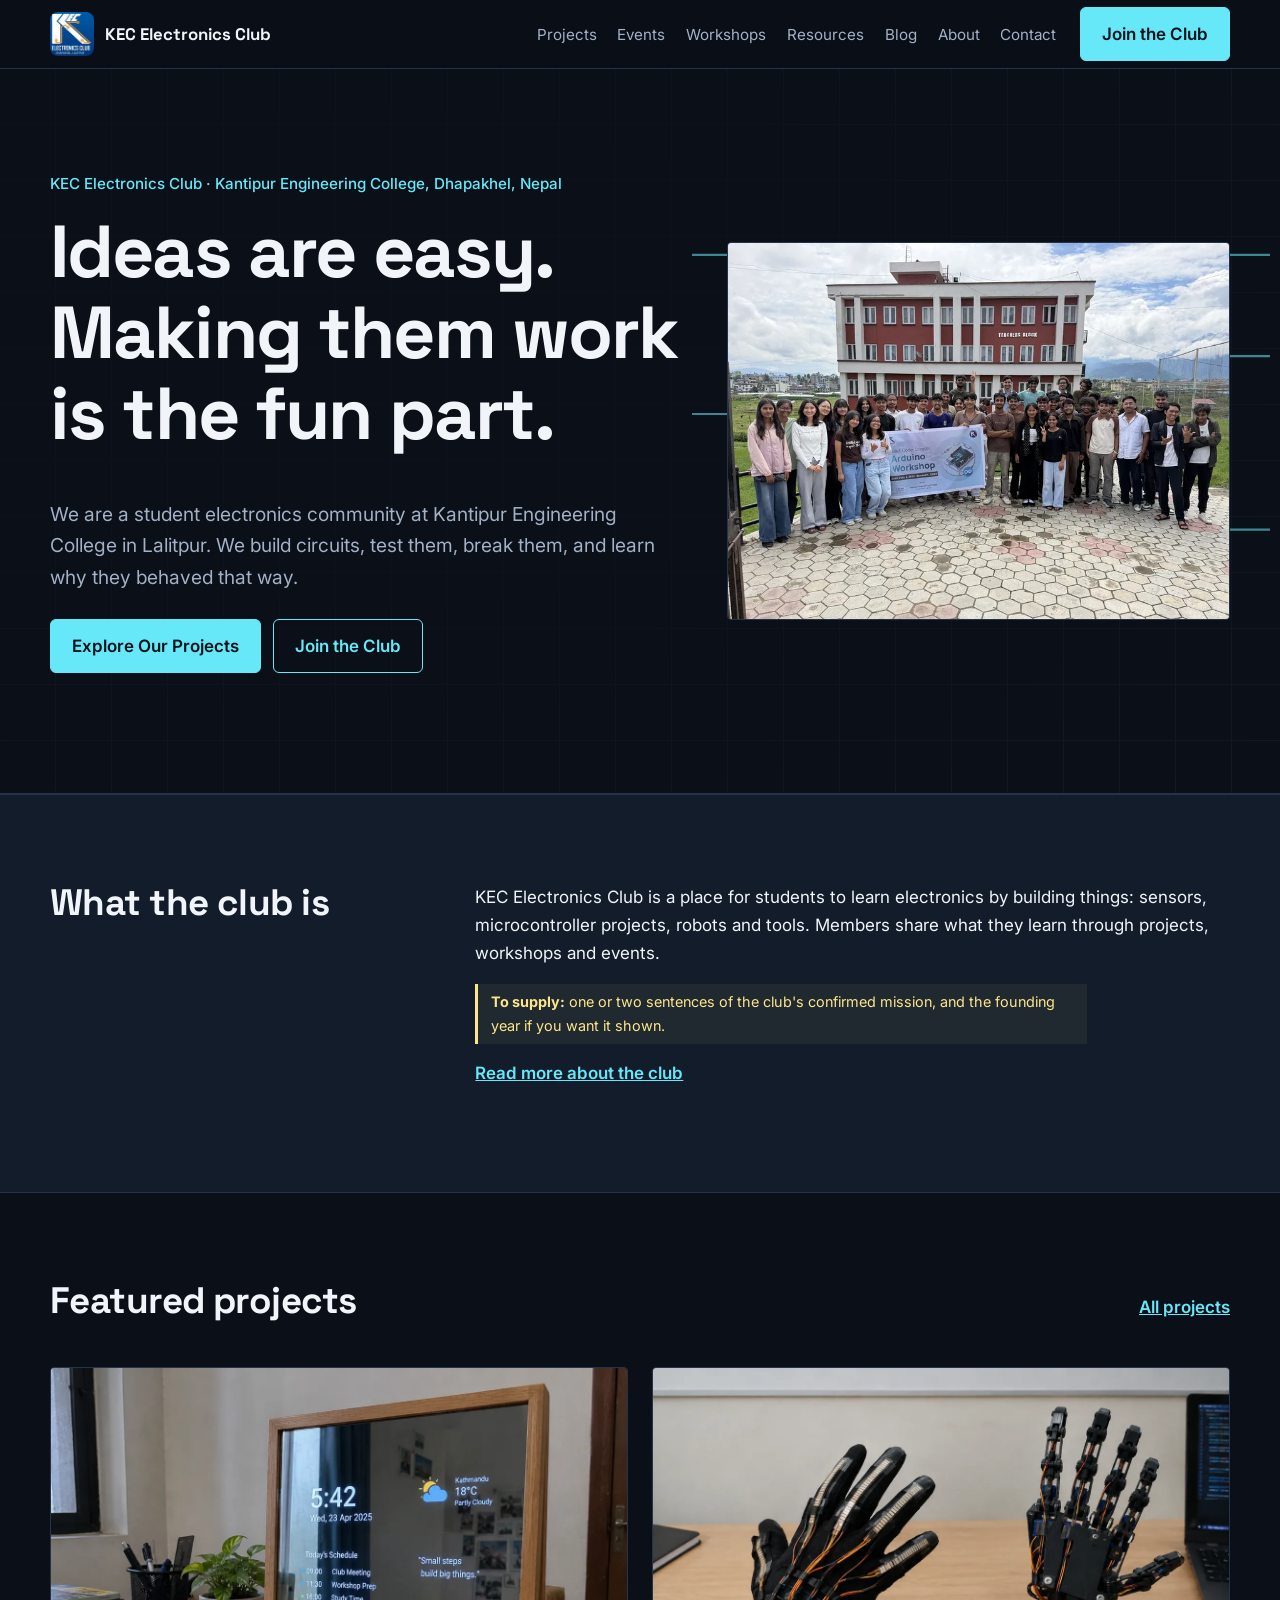
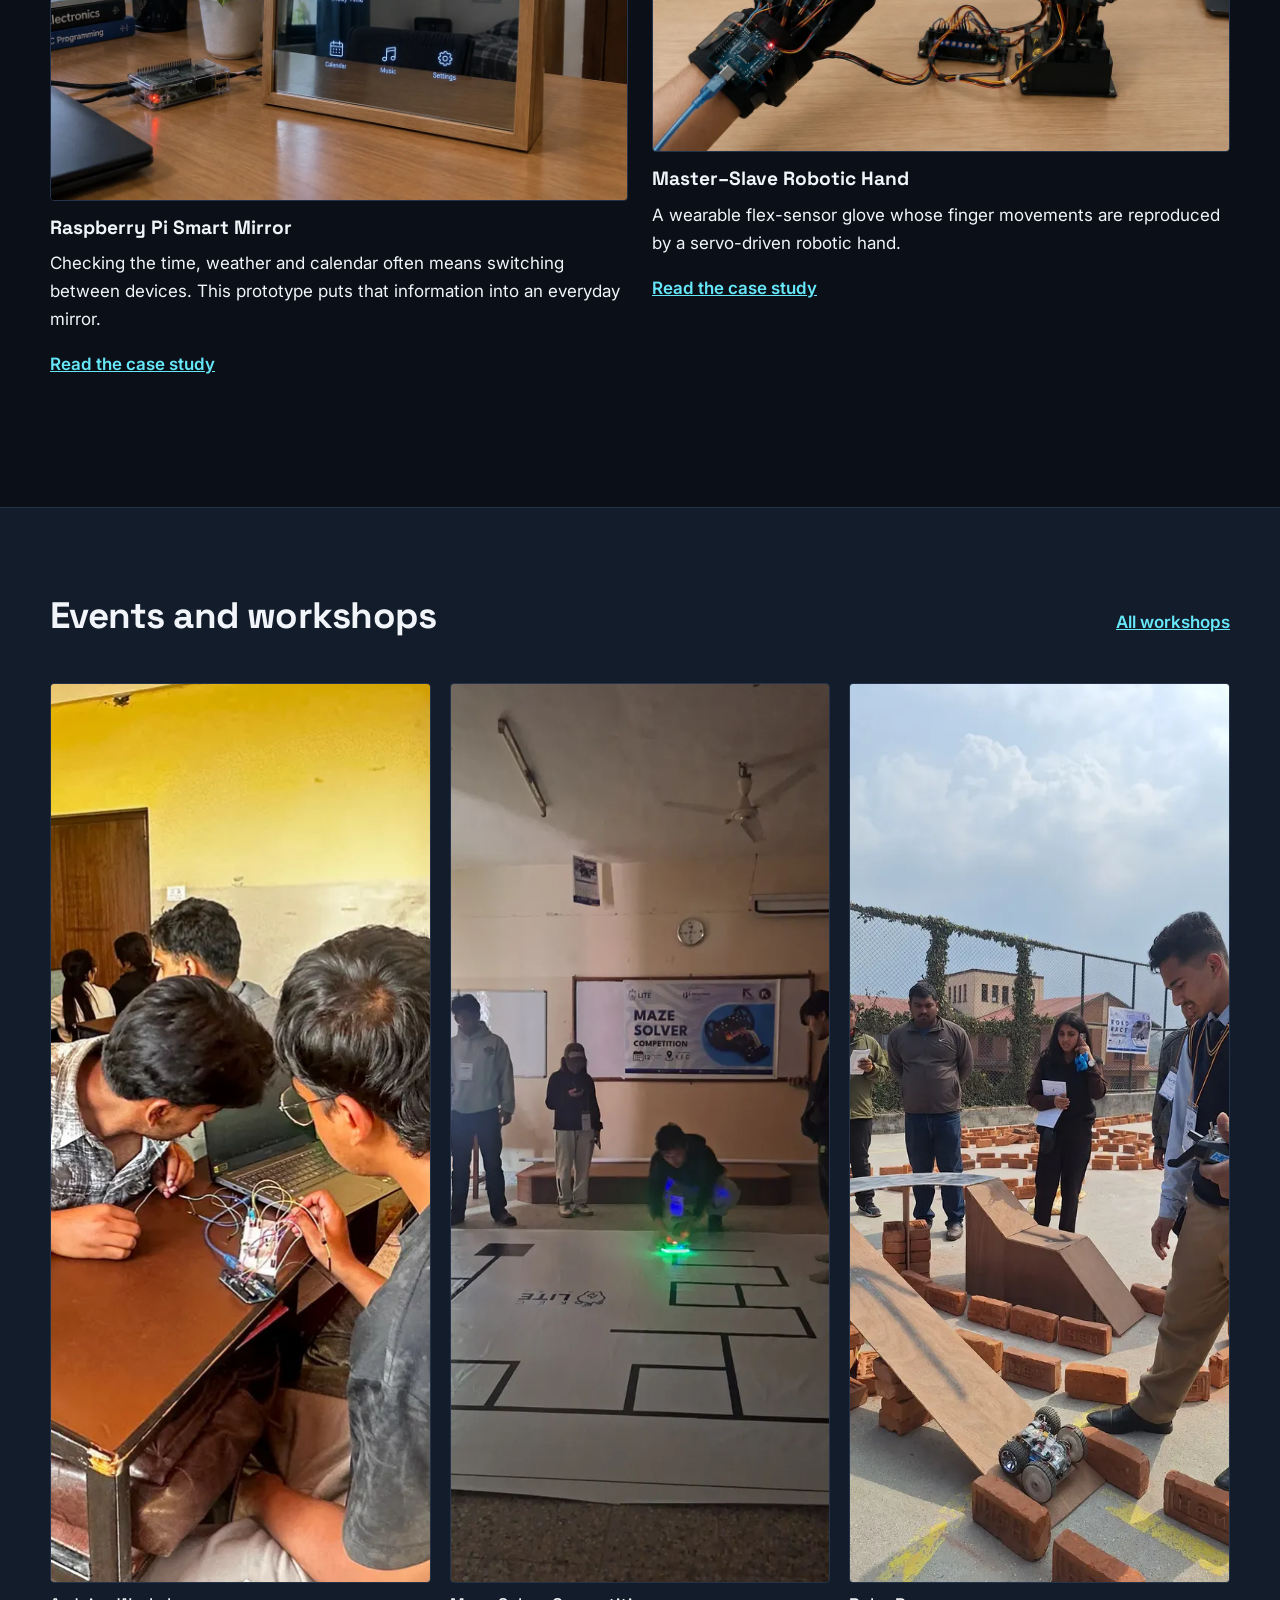
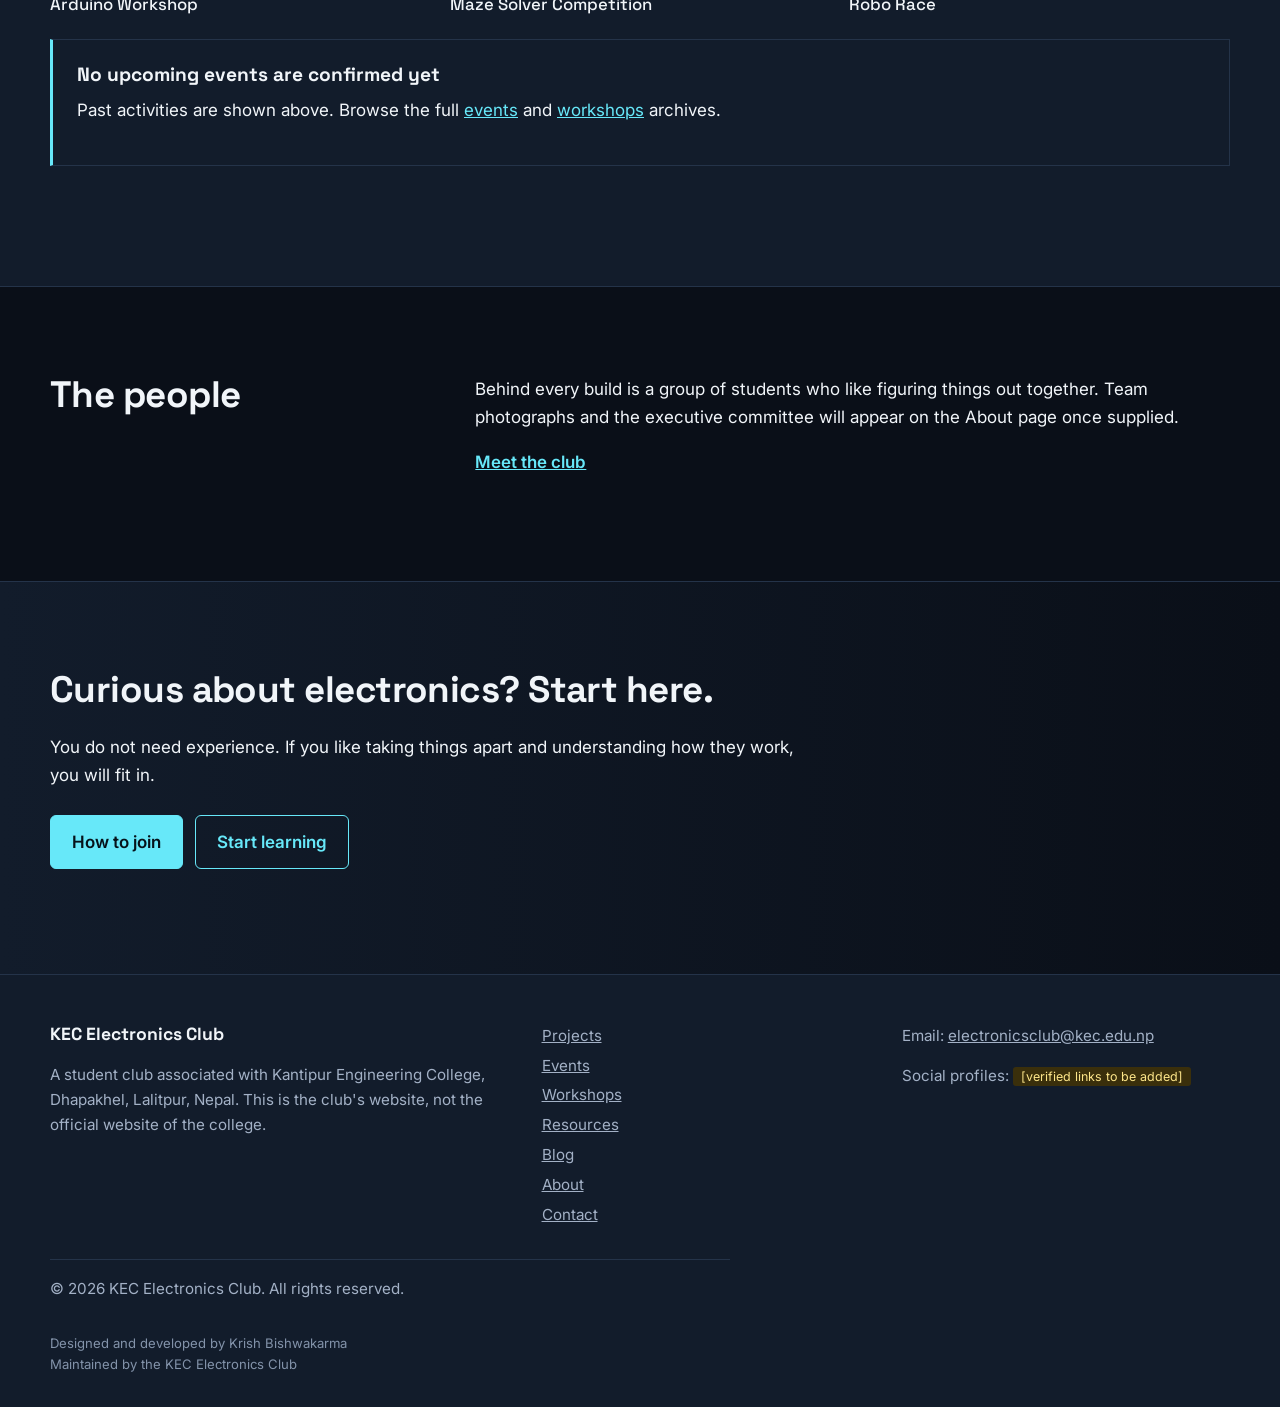
<file: index.html>
<!doctype html>
<html lang="en">
<head>
<meta charset="utf-8">
<meta name="viewport" content="width=device-width, initial-scale=1">
<title>KEC Electronics Club | Kantipur Engineering College, Nepal</title>
<meta name="description" content="Discover KEC Electronics Club at Kantipur Engineering College, Dhapakhel, Nepal. Explore electronics projects, engineering workshops, events, and opportunities to join our student community.">
<link rel="canonical" href="https://electronicsclubkec.github.io/">
<meta property="og:type" content="website"><meta property="og:site_name" content="KEC Electronics Club">
<meta property="og:title" content="KEC Electronics Club | Kantipur Engineering College, Nepal"><meta property="og:description" content="Discover KEC Electronics Club at Kantipur Engineering College, Dhapakhel, Nepal. Explore electronics projects, engineering workshops, events, and opportunities to join our student community."><meta property="og:url" content="https://electronicsclubkec.github.io/"><meta property="og:image" content="https://electronicsclubkec.github.io/assets/images/og-image.jpg"><meta property="og:image:alt" content="KEC Electronics Club logo"><meta name="twitter:card" content="summary">
<meta name="theme-color" content="#0A0F18">
<link rel="icon" type="image/png" sizes="32x32" href="assets/icons/favicon-32.png"><link rel="icon" type="image/png" sizes="192x192" href="assets/icons/favicon-192.png"><link rel="apple-touch-icon" href="assets/icons/apple-touch-icon.png">
<link rel="preconnect" href="https://fonts.googleapis.com"><link rel="preconnect" href="https://fonts.gstatic.com" crossorigin>
<link rel="stylesheet" href="https://fonts.googleapis.com/css2?family=Inter:wght@400;500;600&family=Space+Grotesk:wght@500;700&display=swap">
<link rel="stylesheet" href="css/style.css">
<script type="application/ld+json">{
 "@context": "https://schema.org",
 "@type": "WebSite",
 "@id": "https://electronicsclubkec.github.io/#website",
 "name": "KEC Electronics Club",
 "url": "https://electronicsclubkec.github.io/",
 "inLanguage": "en",
 "publisher": {
  "@id": "https://electronicsclubkec.github.io/#org"
 }
}</script>
<script type="application/ld+json">{
 "@context": "https://schema.org",
 "@type": "Organization",
 "@id": "https://electronicsclubkec.github.io/#org",
 "name": "KEC Electronics Club",
 "alternateName": [
  "Electronics Club KEC",
  "Kantipur Engineering College Electronics Club"
 ],
 "url": "https://electronicsclubkec.github.io/",
 "logo": {
  "@type": "ImageObject",
  "url": "https://electronicsclubkec.github.io/assets/images/kec-electronics-club-logo.webp",
  "width": 512,
  "height": 512
 },
 "email": "electronicsclub@kec.edu.np",
 "parentOrganization": {
  "@type": "Organization",
  "name": "Kantipur Engineering College",
  "address": {
   "@type": "PostalAddress",
   "addressLocality": "Dhapakhel, Lalitpur",
   "addressCountry": "NP"
  }
 }
}</script>
</head>
<body>
<a class="skip" href="#main">Skip to content</a>
<header class="site-header"><div class="wrap bar">
<a class="brand" href="./" aria-label="KEC Electronics Club home"><img class="logo-mark" src="assets/images/kec-electronics-club-logo-96.webp" srcset="assets/images/kec-electronics-club-logo-96.webp 1x, assets/images/kec-electronics-club-logo-192.webp 2x" width="44" height="44" alt=""><span>KEC Electronics Club</span></a>
<button class="menu-btn" aria-expanded="false" aria-controls="nav">Menu</button>
<nav id="nav" aria-label="Main"><ul><li><a href="projects/">Projects</a></li><li><a href="events/">Events</a></li><li><a href="workshops/">Workshops</a></li><li><a href="resources/">Resources</a></li><li><a href="blog/">Blog</a></li><li><a href="about/">About</a></li><li><a href="contact/">Contact</a></li></ul><a class="btn solid" href="contact/#join">Join the Club</a></nav>
</div></header>
<main id="main">
<section class="hero"><div class="wrap hgrid">
<div class="hcopy">
<p class="kicker">KEC Electronics Club &middot; Kantipur Engineering College, Dhapakhel, Nepal</p>
<h1>Ideas are easy. Making them work is the fun part.</h1>
<p class="lead">We are a student electronics community at Kantipur Engineering College in Lalitpur. We build circuits, test them, break them, and learn why they behaved that way.</p>
<p class="cta"><a class="btn solid" href="projects/">Explore Our Projects</a><a class="btn" href="contact/#join">Join the Club</a></p>
</div>
<div class="hvisual">
<svg class="trace" viewBox="0 0 400 300" aria-hidden="true"><path d="M0 40H90L120 70H210L240 40H400M0 150H60L90 120H180M180 120V200L210 230H400M300 40V110H400M60 260H150L180 230" /><circle cx="90" cy="40" r="5"/><circle cx="210" cy="70" r="5"/><circle cx="180" cy="120" r="5"/><circle cx="300" cy="110" r="5"/><circle cx="150" cy="260" r="5"/></svg>
<img class="hero-img" src="assets/images/hero-arduino-workshop-group.webp" srcset="assets/images/hero-arduino-workshop-group-800.webp 800w, assets/images/hero-arduino-workshop-group.webp 1600w" sizes="(max-width:860px) 92vw, 540px" width="1600" height="1200" alt="Club members and participants gathered outside a Kantipur Engineering College building, holding an Arduino Workshop banner" fetchpriority="high">
</div></div></section>
<section class="band"><div class="wrap two">
<div><h2>What the club is</h2></div>
<div><p>KEC Electronics Club is a place for students to learn electronics by building things: sensors, microcontroller projects, robots and tools. Members share what they learn through projects, workshops and events.</p>
<p class="note"><strong>To supply:</strong> one or two sentences of the club's confirmed mission, and the founding year if you want it shown.</p>
<p><a class="more" href="about/">Read more about the club</a></p></div></div></section>
<section class="sec"><div class="wrap"><div class="shead"><h2>Featured projects</h2><a class="more" href="projects/">All projects</a></div>
<div class="cases">
<article class="case"><img class="photo land" src="assets/images/raspberry-pi-smart-mirror-prototype.webp" width="1200" height="900" alt="Wooden-framed smart mirror on a desk showing the time, weather, a daily schedule and Calendar, Music and Settings icons, with a Raspberry Pi beside it" loading="lazy" decoding="async"><div><h3><a href="projects/raspberry-pi-smart-mirror/">Raspberry Pi Smart Mirror</a></h3><p>Checking the time, weather and calendar often means switching between devices. This prototype puts that information into an everyday mirror.</p><p><a class="more" href="projects/raspberry-pi-smart-mirror/">Read the case study</a></p></div></article>
<article class="case"><img class="photo l32" src="assets/images/master-slave-robotic-hand-glove.webp" width="1200" height="800" alt="A black glove fitted with flex sensors and an Arduino board on the wrist, wired to a robotic hand standing on a desk" loading="lazy" decoding="async"><div><h3><a href="projects/master-slave-robotic-hand/">Master–Slave Robotic Hand</a></h3><p>A wearable flex-sensor glove whose finger movements are reproduced by a servo-driven robotic hand.</p><p><a class="more" href="projects/master-slave-robotic-hand/">Read the case study</a></p></div></article>
</div></div></section>
<section class="sec alt"><div class="wrap"><div class="shead"><h2>Events and workshops</h2><a class="more" href="workshops/">All workshops</a></div><div class="strip"><a class="tile" href="workshops/"><img src="assets/images/arduino-workshop-breadboard-circuit.webp" alt="Students wiring a breadboard circuit connected to an Arduino board during a club workshop" width="1200" height="900" loading="lazy" decoding="async" style="object-position:55% 50%"><span>Arduino Workshop</span></a><a class="tile" href="events/"><img src="assets/images/maze-solver-competition-robot-maze.webp" alt="A robot with glowing green lights moving through a taped maze on a large floor mat while participants watch" width="1200" height="900" loading="lazy" decoding="async" style="object-position:50% 65%"><span>Maze Solver Competition</span></a><a class="tile" href="events/"><img src="assets/images/robo-race-obstacle-course.webp" alt="A remote-controlled robot vehicle approaching a wooden ramp on an outdoor brick obstacle course" width="1200" height="900" loading="lazy" decoding="async" style="object-position:50% 85%"><span>Robo Race</span></a></div><div class="empty"><h3>No upcoming events are confirmed yet</h3><p>Past activities are shown above. Browse the full <a href="events/">events</a> and <a href="workshops/">workshops</a> archives.</p></div></div></section>
<section class="sec"><div class="wrap two"><div><h2>The people</h2></div><div><p>Behind every build is a group of students who like figuring things out together. Team photographs and the executive committee will appear on the About page once supplied.</p><p><a class="more" href="about/">Meet the club</a></p></div></div></section>
<section class="join" id="join"><div class="wrap"><h2>Curious about electronics? Start here.</h2><p>You do not need experience. If you like taking things apart and understanding how they work, you will fit in.</p><p class="cta"><a class="btn solid" href="contact/#join">How to join</a><a class="btn" href="resources/">Start learning</a></p></div></section>
</main>
<footer class="site-footer"><div class="wrap fgrid">
<div><p class="brand-line">KEC Electronics Club</p><p>A student club associated with Kantipur Engineering College, Dhapakhel, Lalitpur, Nepal. This is the club's website, not the official website of the college.</p></div>
<nav aria-label="Footer"><ul><li><a href="projects/">Projects</a></li><li><a href="events/">Events</a></li><li><a href="workshops/">Workshops</a></li><li><a href="resources/">Resources</a></li><li><a href="blog/">Blog</a></li><li><a href="about/">About</a></li><li><a href="contact/">Contact</a></li></ul></nav>
<div><p>Email: <a href="mailto:electronicsclub@kec.edu.np">electronicsclub@kec.edu.np</a></p><p>Social profiles: <span class="ph-inline">[verified links to be added]</span></p></div>
<p class="copy">&copy; <span id="yr">2026</span> KEC Electronics Club. All rights reserved.</p>
<p class="credit">Designed and developed by Krish Bishwakarma<br>Maintained by the KEC Electronics Club</p>
</div></footer>
<script src="js/script.js" defer></script>
</body></html>
</file>
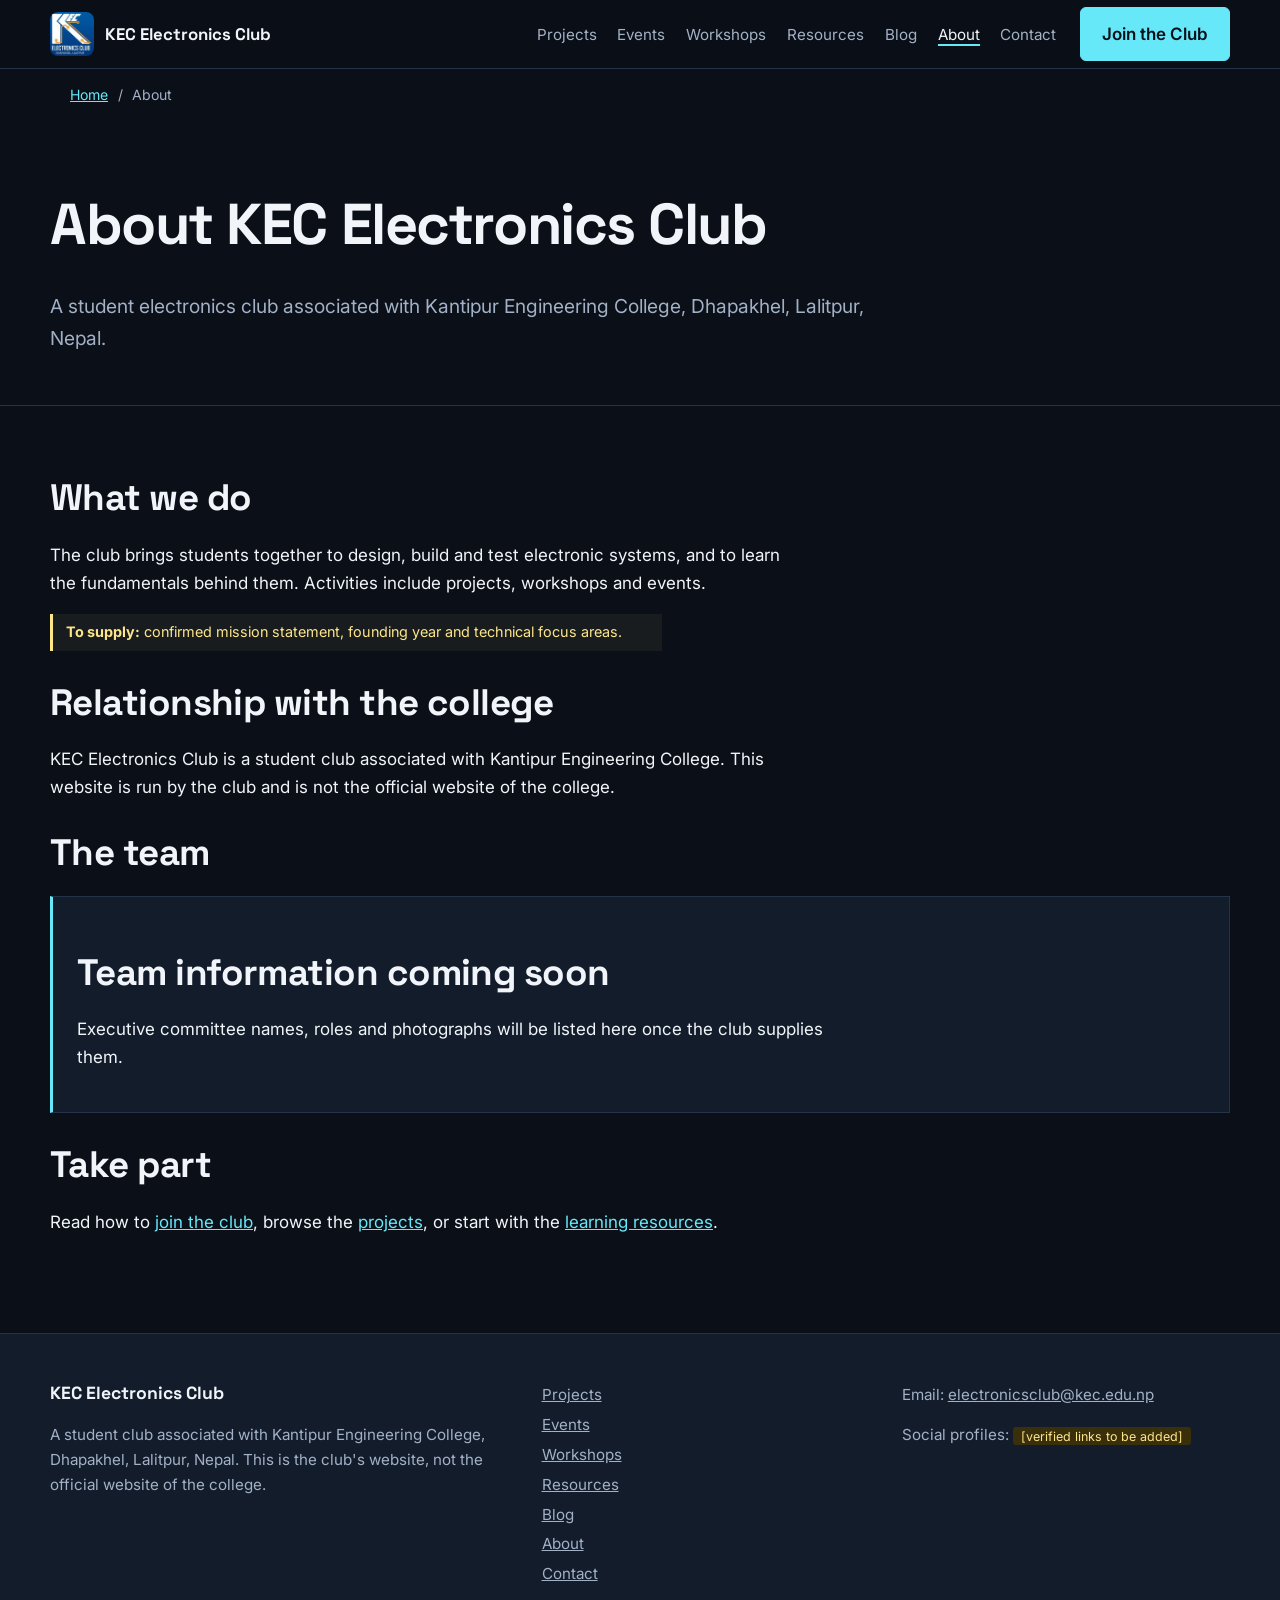
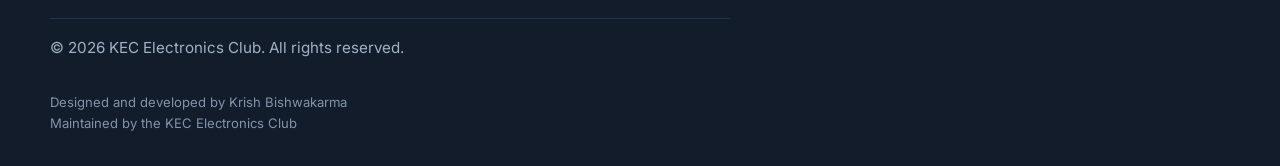
<file: about/index.html>
<!doctype html>
<html lang="en">
<head>
<meta charset="utf-8">
<meta name="viewport" content="width=device-width, initial-scale=1">
<title>About KEC Electronics Club | Kantipur Engineering College</title>
<meta name="description" content="Learn about KEC Electronics Club, a student electronics community associated with Kantipur Engineering College in Dhapakhel, Lalitpur, Nepal.">
<link rel="canonical" href="https://electronicsclubkec.github.io/about/">
<meta property="og:type" content="website"><meta property="og:site_name" content="KEC Electronics Club">
<meta property="og:title" content="About KEC Electronics Club | Kantipur Engineering College"><meta property="og:description" content="Learn about KEC Electronics Club, a student electronics community associated with Kantipur Engineering College in Dhapakhel, Lalitpur, Nepal."><meta property="og:url" content="https://electronicsclubkec.github.io/about/"><meta property="og:image" content="https://electronicsclubkec.github.io/assets/images/og-image.jpg"><meta property="og:image:alt" content="KEC Electronics Club logo"><meta name="twitter:card" content="summary">
<meta name="theme-color" content="#0A0F18">
<link rel="icon" type="image/png" sizes="32x32" href="../assets/icons/favicon-32.png"><link rel="icon" type="image/png" sizes="192x192" href="../assets/icons/favicon-192.png"><link rel="apple-touch-icon" href="../assets/icons/apple-touch-icon.png">
<link rel="preconnect" href="https://fonts.googleapis.com"><link rel="preconnect" href="https://fonts.gstatic.com" crossorigin>
<link rel="stylesheet" href="https://fonts.googleapis.com/css2?family=Inter:wght@400;500;600&family=Space+Grotesk:wght@500;700&display=swap">
<link rel="stylesheet" href="../css/style.css">
<script type="application/ld+json">{
 "@context": "https://schema.org",
 "@type": "BreadcrumbList",
 "itemListElement": [
  {
   "@type": "ListItem",
   "position": 1,
   "name": "Home",
   "item": "https://electronicsclubkec.github.io/"
  },
  {
   "@type": "ListItem",
   "position": 2,
   "name": "About",
   "item": "https://electronicsclubkec.github.io/about/"
  }
 ]
}</script>
</head>
<body>
<a class="skip" href="#main">Skip to content</a>
<header class="site-header"><div class="wrap bar">
<a class="brand" href="../" aria-label="KEC Electronics Club home"><img class="logo-mark" src="../assets/images/kec-electronics-club-logo-96.webp" srcset="../assets/images/kec-electronics-club-logo-96.webp 1x, ../assets/images/kec-electronics-club-logo-192.webp 2x" width="44" height="44" alt=""><span>KEC Electronics Club</span></a>
<button class="menu-btn" aria-expanded="false" aria-controls="nav">Menu</button>
<nav id="nav" aria-label="Main"><ul><li><a href="../projects/">Projects</a></li><li><a href="../events/">Events</a></li><li><a href="../workshops/">Workshops</a></li><li><a href="../resources/">Resources</a></li><li><a href="../blog/">Blog</a></li><li><a href="../about/" aria-current="page">About</a></li><li><a href="../contact/">Contact</a></li></ul><a class="btn solid" href="../contact/#join">Join the Club</a></nav>
</div></header>
<main id="main">
<nav class="crumbs" aria-label="Breadcrumb"><ol><li><a href="../">Home</a></li><li><span aria-current=page>About</span></li></ol></nav><section class="phead"><div class="wrap"><h1>About KEC Electronics Club</h1><p class="lead">A student electronics club associated with Kantipur Engineering College, Dhapakhel, Lalitpur, Nepal.</p></div></section><div class="wrap sec-in"><div class="prose"><h2>What we do</h2><p>The club brings students together to design, build and test electronic systems, and to learn the fundamentals behind them. Activities include projects, workshops and events.</p>
<p class="note"><strong>To supply:</strong> confirmed mission statement, founding year and technical focus areas.</p>
<h2>Relationship with the college</h2><p>KEC Electronics Club is a student club associated with Kantipur Engineering College. This website is run by the club and is not the official website of the college.</p>
<h2>The team</h2><div class="empty"><h2>Team information coming soon</h2><p>Executive committee names, roles and photographs will be listed here once the club supplies them.</p></div>
<h2>Take part</h2><p>Read how to <a href="../contact/#join">join the club</a>, browse the <a href="../projects/">projects</a>, or start with the <a href="../resources/">learning resources</a>.</p></div></div>
</main>
<footer class="site-footer"><div class="wrap fgrid">
<div><p class="brand-line">KEC Electronics Club</p><p>A student club associated with Kantipur Engineering College, Dhapakhel, Lalitpur, Nepal. This is the club's website, not the official website of the college.</p></div>
<nav aria-label="Footer"><ul><li><a href="../projects/">Projects</a></li><li><a href="../events/">Events</a></li><li><a href="../workshops/">Workshops</a></li><li><a href="../resources/">Resources</a></li><li><a href="../blog/">Blog</a></li><li><a href="../about/">About</a></li><li><a href="../contact/">Contact</a></li></ul></nav>
<div><p>Email: <a href="mailto:electronicsclub@kec.edu.np">electronicsclub@kec.edu.np</a></p><p>Social profiles: <span class="ph-inline">[verified links to be added]</span></p></div>
<p class="copy">&copy; <span id="yr">2026</span> KEC Electronics Club. All rights reserved.</p>
<p class="credit">Designed and developed by Krish Bishwakarma<br>Maintained by the KEC Electronics Club</p>
</div></footer>
<script src="../js/script.js" defer></script>
</body></html>
</file>
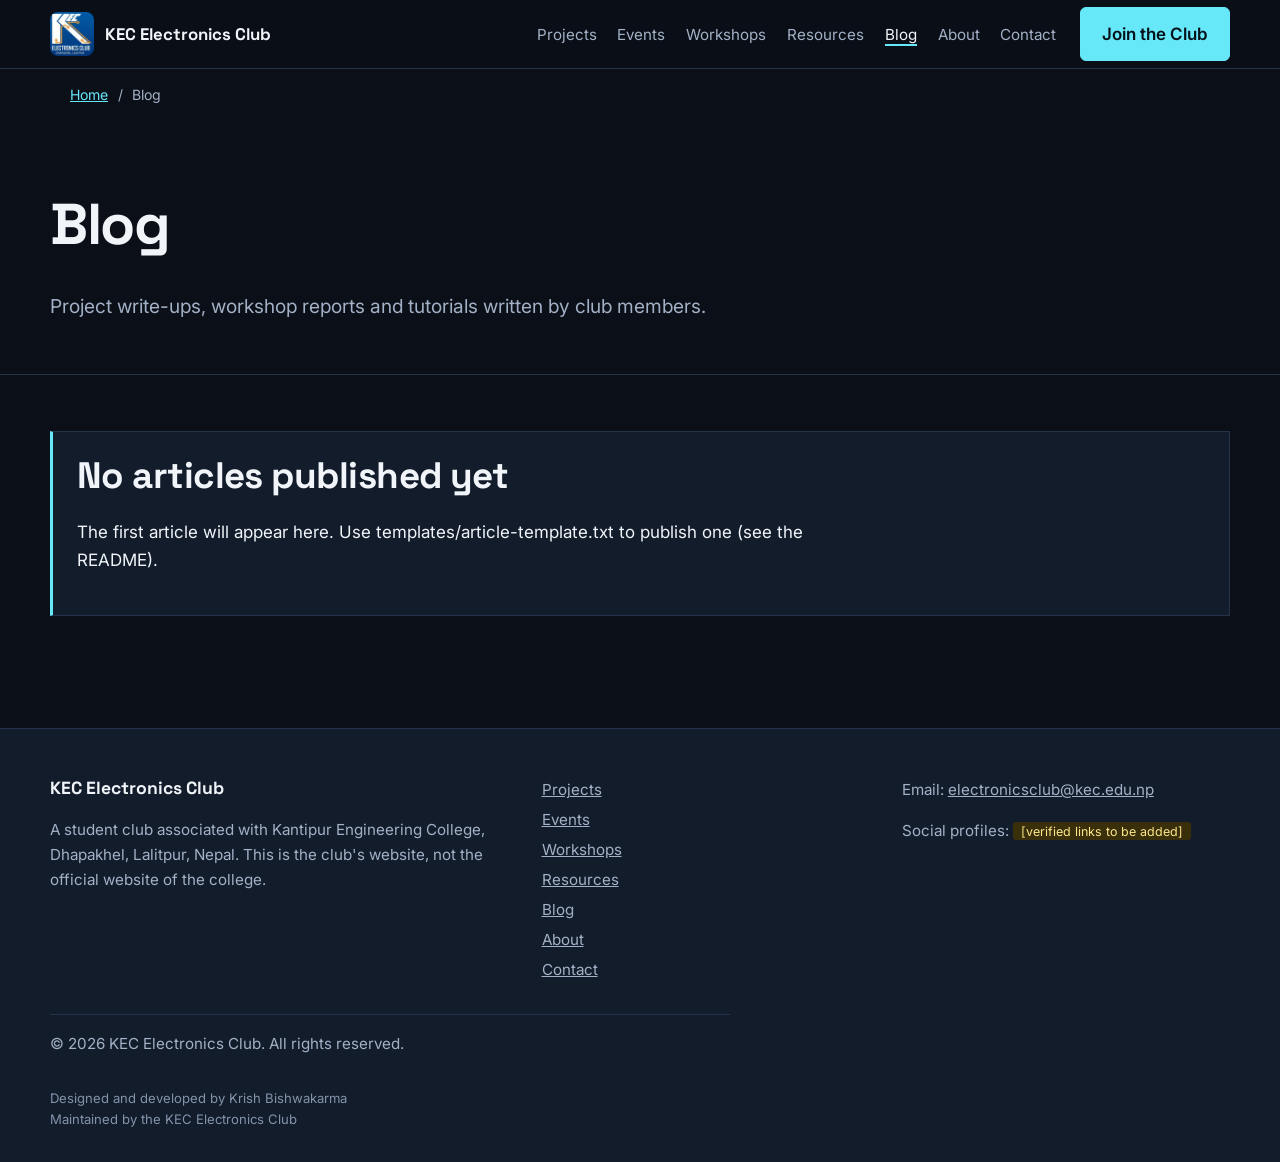
<file: blog/index.html>
<!doctype html>
<html lang="en">
<head>
<meta charset="utf-8">
<meta name="viewport" content="width=device-width, initial-scale=1">
<title>Blog | KEC Electronics Club</title>
<meta name="description" content="Articles from KEC Electronics Club: project write-ups, workshop reports, tutorials and student experiences.">
<link rel="canonical" href="https://electronicsclubkec.github.io/blog/">
<meta property="og:type" content="website"><meta property="og:site_name" content="KEC Electronics Club">
<meta property="og:title" content="Blog | KEC Electronics Club"><meta property="og:description" content="Articles from KEC Electronics Club: project write-ups, workshop reports, tutorials and student experiences."><meta property="og:url" content="https://electronicsclubkec.github.io/blog/"><meta property="og:image" content="https://electronicsclubkec.github.io/assets/images/og-image.jpg"><meta property="og:image:alt" content="KEC Electronics Club logo"><meta name="twitter:card" content="summary">
<meta name="theme-color" content="#0A0F18">
<link rel="icon" type="image/png" sizes="32x32" href="../assets/icons/favicon-32.png"><link rel="icon" type="image/png" sizes="192x192" href="../assets/icons/favicon-192.png"><link rel="apple-touch-icon" href="../assets/icons/apple-touch-icon.png">
<link rel="preconnect" href="https://fonts.googleapis.com"><link rel="preconnect" href="https://fonts.gstatic.com" crossorigin>
<link rel="stylesheet" href="https://fonts.googleapis.com/css2?family=Inter:wght@400;500;600&family=Space+Grotesk:wght@500;700&display=swap">
<link rel="stylesheet" href="../css/style.css">
<script type="application/ld+json">{
 "@context": "https://schema.org",
 "@type": "BreadcrumbList",
 "itemListElement": [
  {
   "@type": "ListItem",
   "position": 1,
   "name": "Home",
   "item": "https://electronicsclubkec.github.io/"
  },
  {
   "@type": "ListItem",
   "position": 2,
   "name": "Blog",
   "item": "https://electronicsclubkec.github.io/blog/"
  }
 ]
}</script>
</head>
<body>
<a class="skip" href="#main">Skip to content</a>
<header class="site-header"><div class="wrap bar">
<a class="brand" href="../" aria-label="KEC Electronics Club home"><img class="logo-mark" src="../assets/images/kec-electronics-club-logo-96.webp" srcset="../assets/images/kec-electronics-club-logo-96.webp 1x, ../assets/images/kec-electronics-club-logo-192.webp 2x" width="44" height="44" alt=""><span>KEC Electronics Club</span></a>
<button class="menu-btn" aria-expanded="false" aria-controls="nav">Menu</button>
<nav id="nav" aria-label="Main"><ul><li><a href="../projects/">Projects</a></li><li><a href="../events/">Events</a></li><li><a href="../workshops/">Workshops</a></li><li><a href="../resources/">Resources</a></li><li><a href="../blog/" aria-current="page">Blog</a></li><li><a href="../about/">About</a></li><li><a href="../contact/">Contact</a></li></ul><a class="btn solid" href="../contact/#join">Join the Club</a></nav>
</div></header>
<main id="main">
<nav class="crumbs" aria-label="Breadcrumb"><ol><li><a href="../">Home</a></li><li><span aria-current=page>Blog</span></li></ol></nav><section class="phead"><div class="wrap"><h1>Blog</h1><p class="lead">Project write-ups, workshop reports and tutorials written by club members.</p></div></section><div class="wrap sec-in"><div class="empty"><h2>No articles published yet</h2><p>The first article will appear here. Use templates/article-template.txt to publish one (see the README).</p></div></div>
</main>
<footer class="site-footer"><div class="wrap fgrid">
<div><p class="brand-line">KEC Electronics Club</p><p>A student club associated with Kantipur Engineering College, Dhapakhel, Lalitpur, Nepal. This is the club's website, not the official website of the college.</p></div>
<nav aria-label="Footer"><ul><li><a href="../projects/">Projects</a></li><li><a href="../events/">Events</a></li><li><a href="../workshops/">Workshops</a></li><li><a href="../resources/">Resources</a></li><li><a href="../blog/">Blog</a></li><li><a href="../about/">About</a></li><li><a href="../contact/">Contact</a></li></ul></nav>
<div><p>Email: <a href="mailto:electronicsclub@kec.edu.np">electronicsclub@kec.edu.np</a></p><p>Social profiles: <span class="ph-inline">[verified links to be added]</span></p></div>
<p class="copy">&copy; <span id="yr">2026</span> KEC Electronics Club. All rights reserved.</p>
<p class="credit">Designed and developed by Krish Bishwakarma<br>Maintained by the KEC Electronics Club</p>
</div></footer>
<script src="../js/script.js" defer></script>
</body></html>
</file>
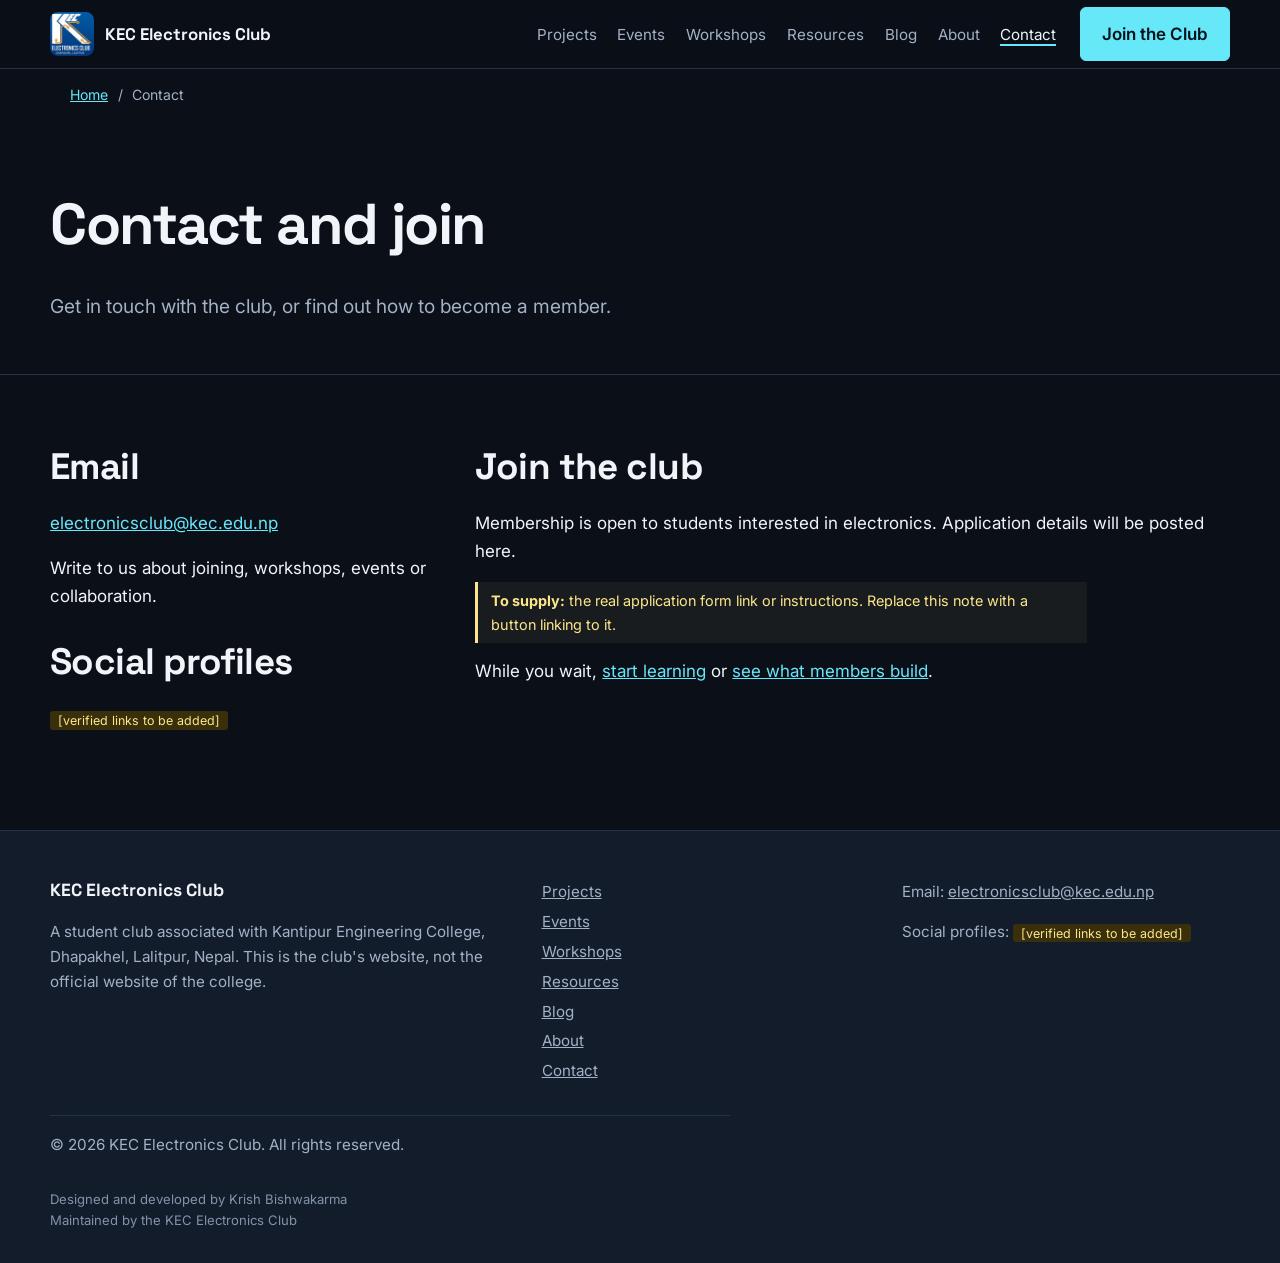
<file: contact/index.html>
<!doctype html>
<html lang="en">
<head>
<meta charset="utf-8">
<meta name="viewport" content="width=device-width, initial-scale=1">
<title>Contact and Join | KEC Electronics Club</title>
<meta name="description" content="Contact KEC Electronics Club at Kantipur Engineering College, or find out how to join the student electronics community.">
<link rel="canonical" href="https://electronicsclubkec.github.io/contact/">
<meta property="og:type" content="website"><meta property="og:site_name" content="KEC Electronics Club">
<meta property="og:title" content="Contact and Join | KEC Electronics Club"><meta property="og:description" content="Contact KEC Electronics Club at Kantipur Engineering College, or find out how to join the student electronics community."><meta property="og:url" content="https://electronicsclubkec.github.io/contact/"><meta property="og:image" content="https://electronicsclubkec.github.io/assets/images/og-image.jpg"><meta property="og:image:alt" content="KEC Electronics Club logo"><meta name="twitter:card" content="summary">
<meta name="theme-color" content="#0A0F18">
<link rel="icon" type="image/png" sizes="32x32" href="../assets/icons/favicon-32.png"><link rel="icon" type="image/png" sizes="192x192" href="../assets/icons/favicon-192.png"><link rel="apple-touch-icon" href="../assets/icons/apple-touch-icon.png">
<link rel="preconnect" href="https://fonts.googleapis.com"><link rel="preconnect" href="https://fonts.gstatic.com" crossorigin>
<link rel="stylesheet" href="https://fonts.googleapis.com/css2?family=Inter:wght@400;500;600&family=Space+Grotesk:wght@500;700&display=swap">
<link rel="stylesheet" href="../css/style.css">
<script type="application/ld+json">{
 "@context": "https://schema.org",
 "@type": "BreadcrumbList",
 "itemListElement": [
  {
   "@type": "ListItem",
   "position": 1,
   "name": "Home",
   "item": "https://electronicsclubkec.github.io/"
  },
  {
   "@type": "ListItem",
   "position": 2,
   "name": "Contact",
   "item": "https://electronicsclubkec.github.io/contact/"
  }
 ]
}</script>
</head>
<body>
<a class="skip" href="#main">Skip to content</a>
<header class="site-header"><div class="wrap bar">
<a class="brand" href="../" aria-label="KEC Electronics Club home"><img class="logo-mark" src="../assets/images/kec-electronics-club-logo-96.webp" srcset="../assets/images/kec-electronics-club-logo-96.webp 1x, ../assets/images/kec-electronics-club-logo-192.webp 2x" width="44" height="44" alt=""><span>KEC Electronics Club</span></a>
<button class="menu-btn" aria-expanded="false" aria-controls="nav">Menu</button>
<nav id="nav" aria-label="Main"><ul><li><a href="../projects/">Projects</a></li><li><a href="../events/">Events</a></li><li><a href="../workshops/">Workshops</a></li><li><a href="../resources/">Resources</a></li><li><a href="../blog/">Blog</a></li><li><a href="../about/">About</a></li><li><a href="../contact/" aria-current="page">Contact</a></li></ul><a class="btn solid" href="../contact/#join">Join the Club</a></nav>
</div></header>
<main id="main">
<nav class="crumbs" aria-label="Breadcrumb"><ol><li><a href="../">Home</a></li><li><span aria-current=page>Contact</span></li></ol></nav><section class="phead"><div class="wrap"><h1>Contact and join</h1><p class="lead">Get in touch with the club, or find out how to become a member.</p></div></section><div class="wrap sec-in"><div class="two"><div class="prose"><h2>Email</h2><p><a href="mailto:electronicsclub@kec.edu.np">electronicsclub@kec.edu.np</a></p><p>Write to us about joining, workshops, events or collaboration.</p>
<h2>Social profiles</h2><p><span class="ph-inline">[verified links to be added]</span></p></div>
<div class="prose" id="join"><h2>Join the club</h2><p>Membership is open to students interested in electronics. Application details will be posted here.</p><p class="note"><strong>To supply:</strong> the real application form link or instructions. Replace this note with a button linking to it.</p><p>While you wait, <a href="../resources/">start learning</a> or <a href="../projects/">see what members build</a>.</p></div></div></div>
</main>
<footer class="site-footer"><div class="wrap fgrid">
<div><p class="brand-line">KEC Electronics Club</p><p>A student club associated with Kantipur Engineering College, Dhapakhel, Lalitpur, Nepal. This is the club's website, not the official website of the college.</p></div>
<nav aria-label="Footer"><ul><li><a href="../projects/">Projects</a></li><li><a href="../events/">Events</a></li><li><a href="../workshops/">Workshops</a></li><li><a href="../resources/">Resources</a></li><li><a href="../blog/">Blog</a></li><li><a href="../about/">About</a></li><li><a href="../contact/">Contact</a></li></ul></nav>
<div><p>Email: <a href="mailto:electronicsclub@kec.edu.np">electronicsclub@kec.edu.np</a></p><p>Social profiles: <span class="ph-inline">[verified links to be added]</span></p></div>
<p class="copy">&copy; <span id="yr">2026</span> KEC Electronics Club. All rights reserved.</p>
<p class="credit">Designed and developed by Krish Bishwakarma<br>Maintained by the KEC Electronics Club</p>
</div></footer>
<script src="../js/script.js" defer></script>
</body></html>
</file>
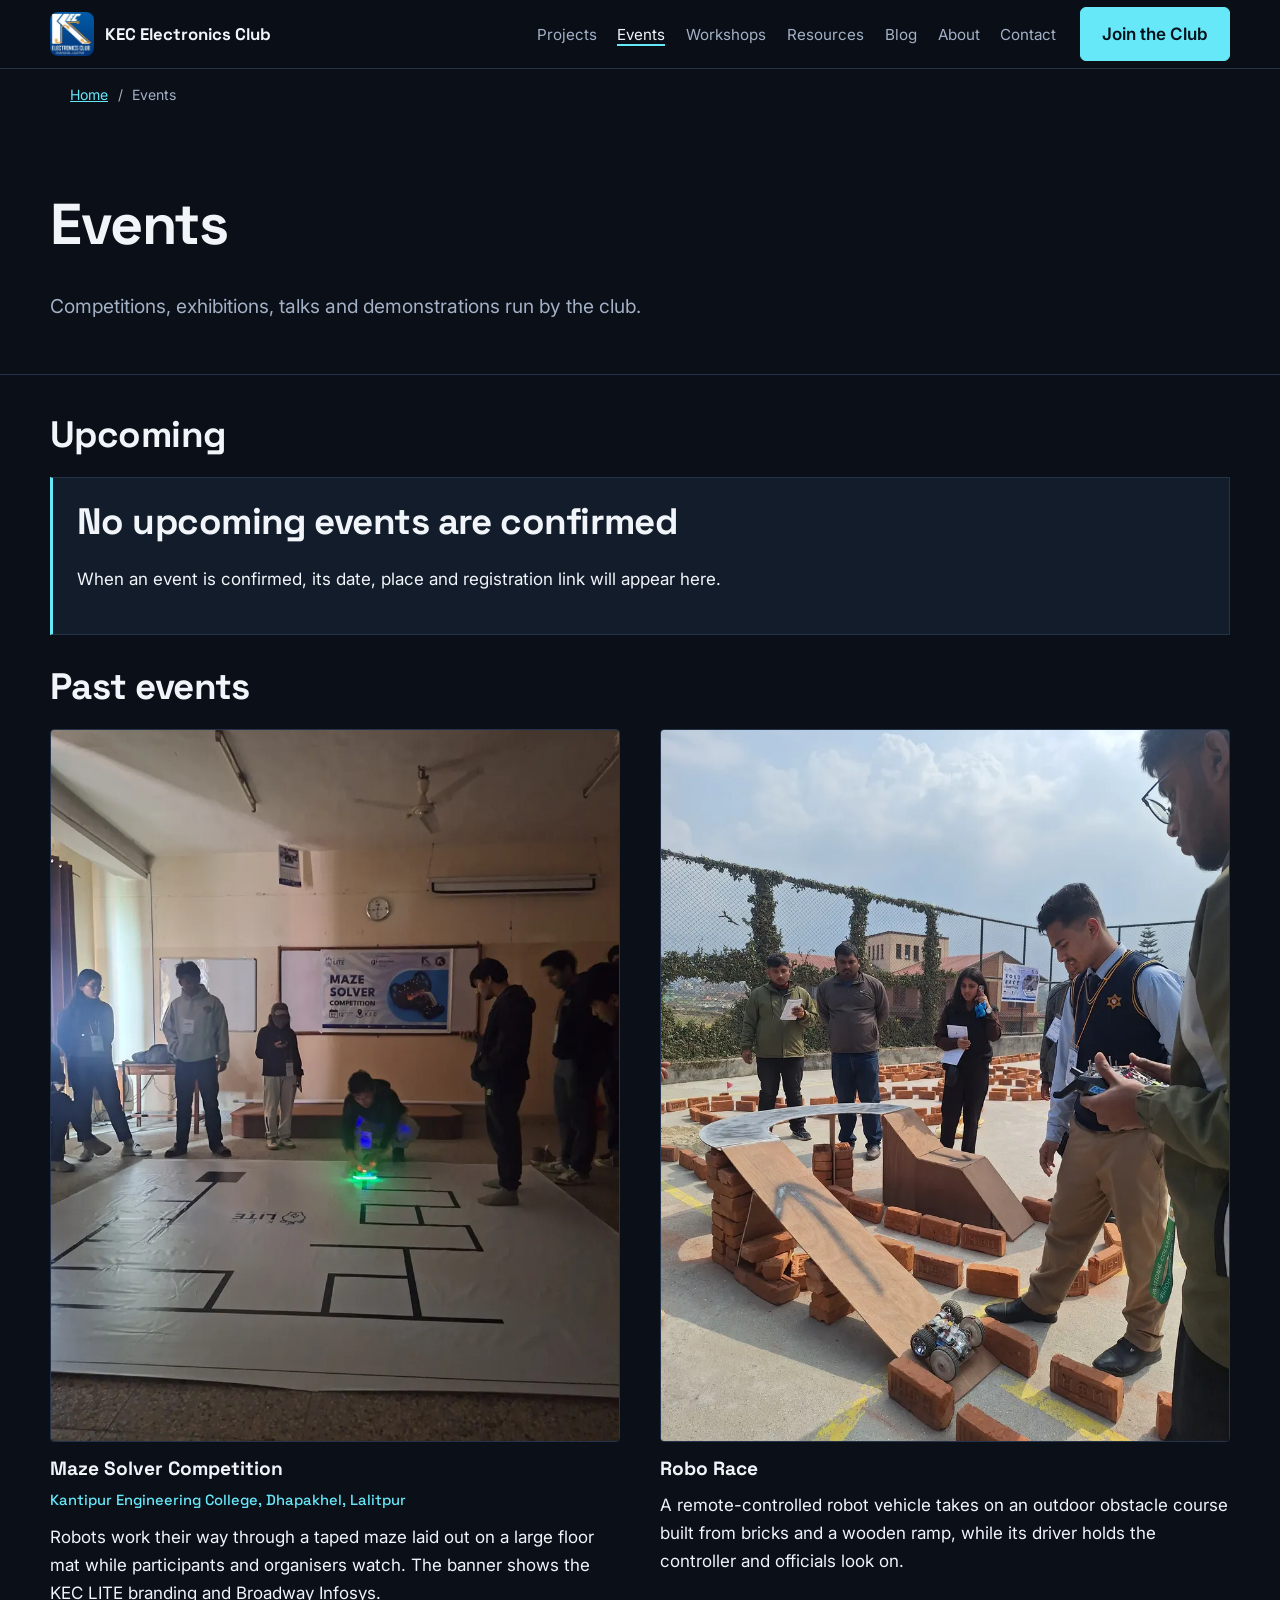
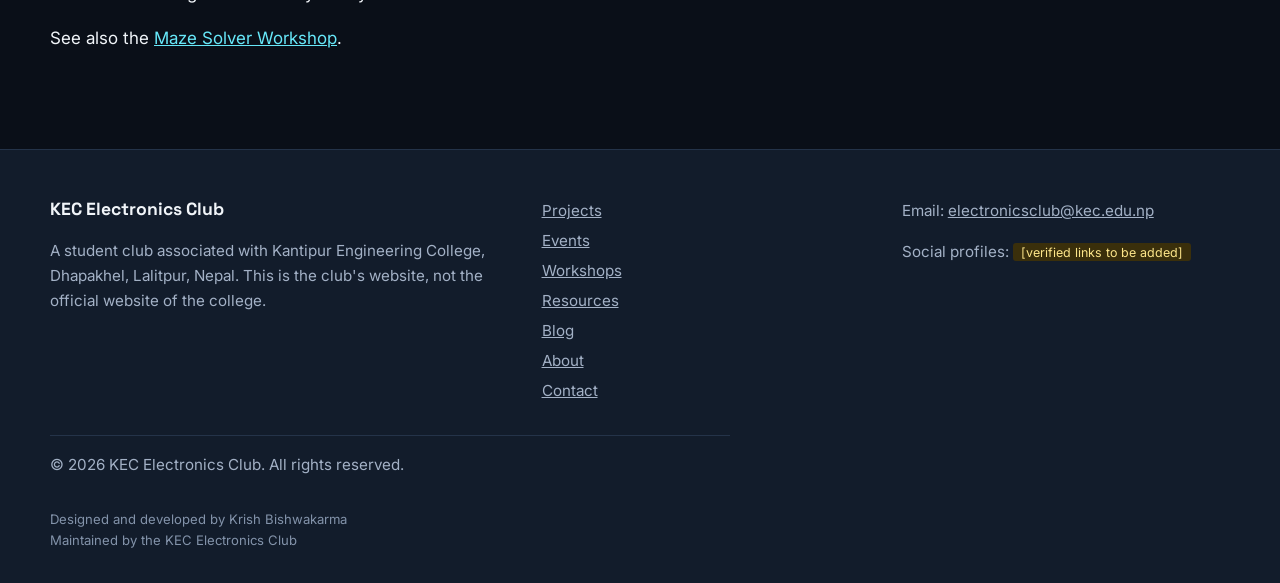
<file: events/index.html>
<!doctype html>
<html lang="en">
<head>
<meta charset="utf-8">
<meta name="viewport" content="width=device-width, initial-scale=1">
<title>Events | KEC Electronics Club</title>
<meta name="description" content="Competitions and events run by KEC Electronics Club at Kantipur Engineering College, including the Maze Solver Competition and Robo Race.">
<link rel="canonical" href="https://electronicsclubkec.github.io/events/">
<meta property="og:type" content="website"><meta property="og:site_name" content="KEC Electronics Club">
<meta property="og:title" content="Events | KEC Electronics Club"><meta property="og:description" content="Competitions and events run by KEC Electronics Club at Kantipur Engineering College, including the Maze Solver Competition and Robo Race."><meta property="og:url" content="https://electronicsclubkec.github.io/events/"><meta property="og:image" content="https://electronicsclubkec.github.io/assets/images/og-image.jpg"><meta property="og:image:alt" content="KEC Electronics Club logo"><meta name="twitter:card" content="summary">
<meta name="theme-color" content="#0A0F18">
<link rel="icon" type="image/png" sizes="32x32" href="../assets/icons/favicon-32.png"><link rel="icon" type="image/png" sizes="192x192" href="../assets/icons/favicon-192.png"><link rel="apple-touch-icon" href="../assets/icons/apple-touch-icon.png">
<link rel="preconnect" href="https://fonts.googleapis.com"><link rel="preconnect" href="https://fonts.gstatic.com" crossorigin>
<link rel="stylesheet" href="https://fonts.googleapis.com/css2?family=Inter:wght@400;500;600&family=Space+Grotesk:wght@500;700&display=swap">
<link rel="stylesheet" href="../css/style.css">
<script type="application/ld+json">{
 "@context": "https://schema.org",
 "@type": "BreadcrumbList",
 "itemListElement": [
  {
   "@type": "ListItem",
   "position": 1,
   "name": "Home",
   "item": "https://electronicsclubkec.github.io/"
  },
  {
   "@type": "ListItem",
   "position": 2,
   "name": "Events",
   "item": "https://electronicsclubkec.github.io/events/"
  }
 ]
}</script>
</head>
<body>
<a class="skip" href="#main">Skip to content</a>
<header class="site-header"><div class="wrap bar">
<a class="brand" href="../" aria-label="KEC Electronics Club home"><img class="logo-mark" src="../assets/images/kec-electronics-club-logo-96.webp" srcset="../assets/images/kec-electronics-club-logo-96.webp 1x, ../assets/images/kec-electronics-club-logo-192.webp 2x" width="44" height="44" alt=""><span>KEC Electronics Club</span></a>
<button class="menu-btn" aria-expanded="false" aria-controls="nav">Menu</button>
<nav id="nav" aria-label="Main"><ul><li><a href="../projects/">Projects</a></li><li><a href="../events/" aria-current="page">Events</a></li><li><a href="../workshops/">Workshops</a></li><li><a href="../resources/">Resources</a></li><li><a href="../blog/">Blog</a></li><li><a href="../about/">About</a></li><li><a href="../contact/">Contact</a></li></ul><a class="btn solid" href="../contact/#join">Join the Club</a></nav>
</div></header>
<main id="main">
<nav class="crumbs" aria-label="Breadcrumb"><ol><li><a href="../">Home</a></li><li><span aria-current=page>Events</span></li></ol></nav><section class="phead"><div class="wrap"><h1>Events</h1><p class="lead">Competitions, exhibitions, talks and demonstrations run by the club.</p></div></section><div class="wrap sec-in"><h2>Upcoming</h2><div class="empty"><h2>No upcoming events are confirmed</h2><p>When an event is confirmed, its date, place and registration link will appear here.</p></div><h2>Past events</h2><div class="ecards"><article class="ecard"><img class="photo port" src="../assets/images/maze-solver-competition-robot-maze.webp" width="900" height="1200" alt="A robot with glowing green lights moving through a taped maze on a large floor mat while participants watch" loading="lazy" decoding="async" style="object-position:50% 65%"><h3>Maze Solver Competition</h3><p class=meta>Kantipur Engineering College, Dhapakhel, Lalitpur</p><p>Robots work their way through a taped maze laid out on a large floor mat while participants and organisers watch. The banner shows the KEC LITE branding and Broadway Infosys.</p><p>See also the <a href='../workshops/'>Maze Solver Workshop</a>.</p></article><article class="ecard"><img class="photo port" src="../assets/images/robo-race-obstacle-course.webp" width="900" height="1200" alt="A remote-controlled robot vehicle approaching a wooden ramp on an outdoor brick obstacle course" loading="lazy" decoding="async" style="object-position:50% 85%"><h3>Robo Race</h3><p>A remote-controlled robot vehicle takes on an outdoor obstacle course built from bricks and a wooden ramp, while its driver holds the controller and officials look on.</p></article></div></div>
</main>
<footer class="site-footer"><div class="wrap fgrid">
<div><p class="brand-line">KEC Electronics Club</p><p>A student club associated with Kantipur Engineering College, Dhapakhel, Lalitpur, Nepal. This is the club's website, not the official website of the college.</p></div>
<nav aria-label="Footer"><ul><li><a href="../projects/">Projects</a></li><li><a href="../events/">Events</a></li><li><a href="../workshops/">Workshops</a></li><li><a href="../resources/">Resources</a></li><li><a href="../blog/">Blog</a></li><li><a href="../about/">About</a></li><li><a href="../contact/">Contact</a></li></ul></nav>
<div><p>Email: <a href="mailto:electronicsclub@kec.edu.np">electronicsclub@kec.edu.np</a></p><p>Social profiles: <span class="ph-inline">[verified links to be added]</span></p></div>
<p class="copy">&copy; <span id="yr">2026</span> KEC Electronics Club. All rights reserved.</p>
<p class="credit">Designed and developed by Krish Bishwakarma<br>Maintained by the KEC Electronics Club</p>
</div></footer>
<script src="../js/script.js" defer></script>
</body></html>
</file>
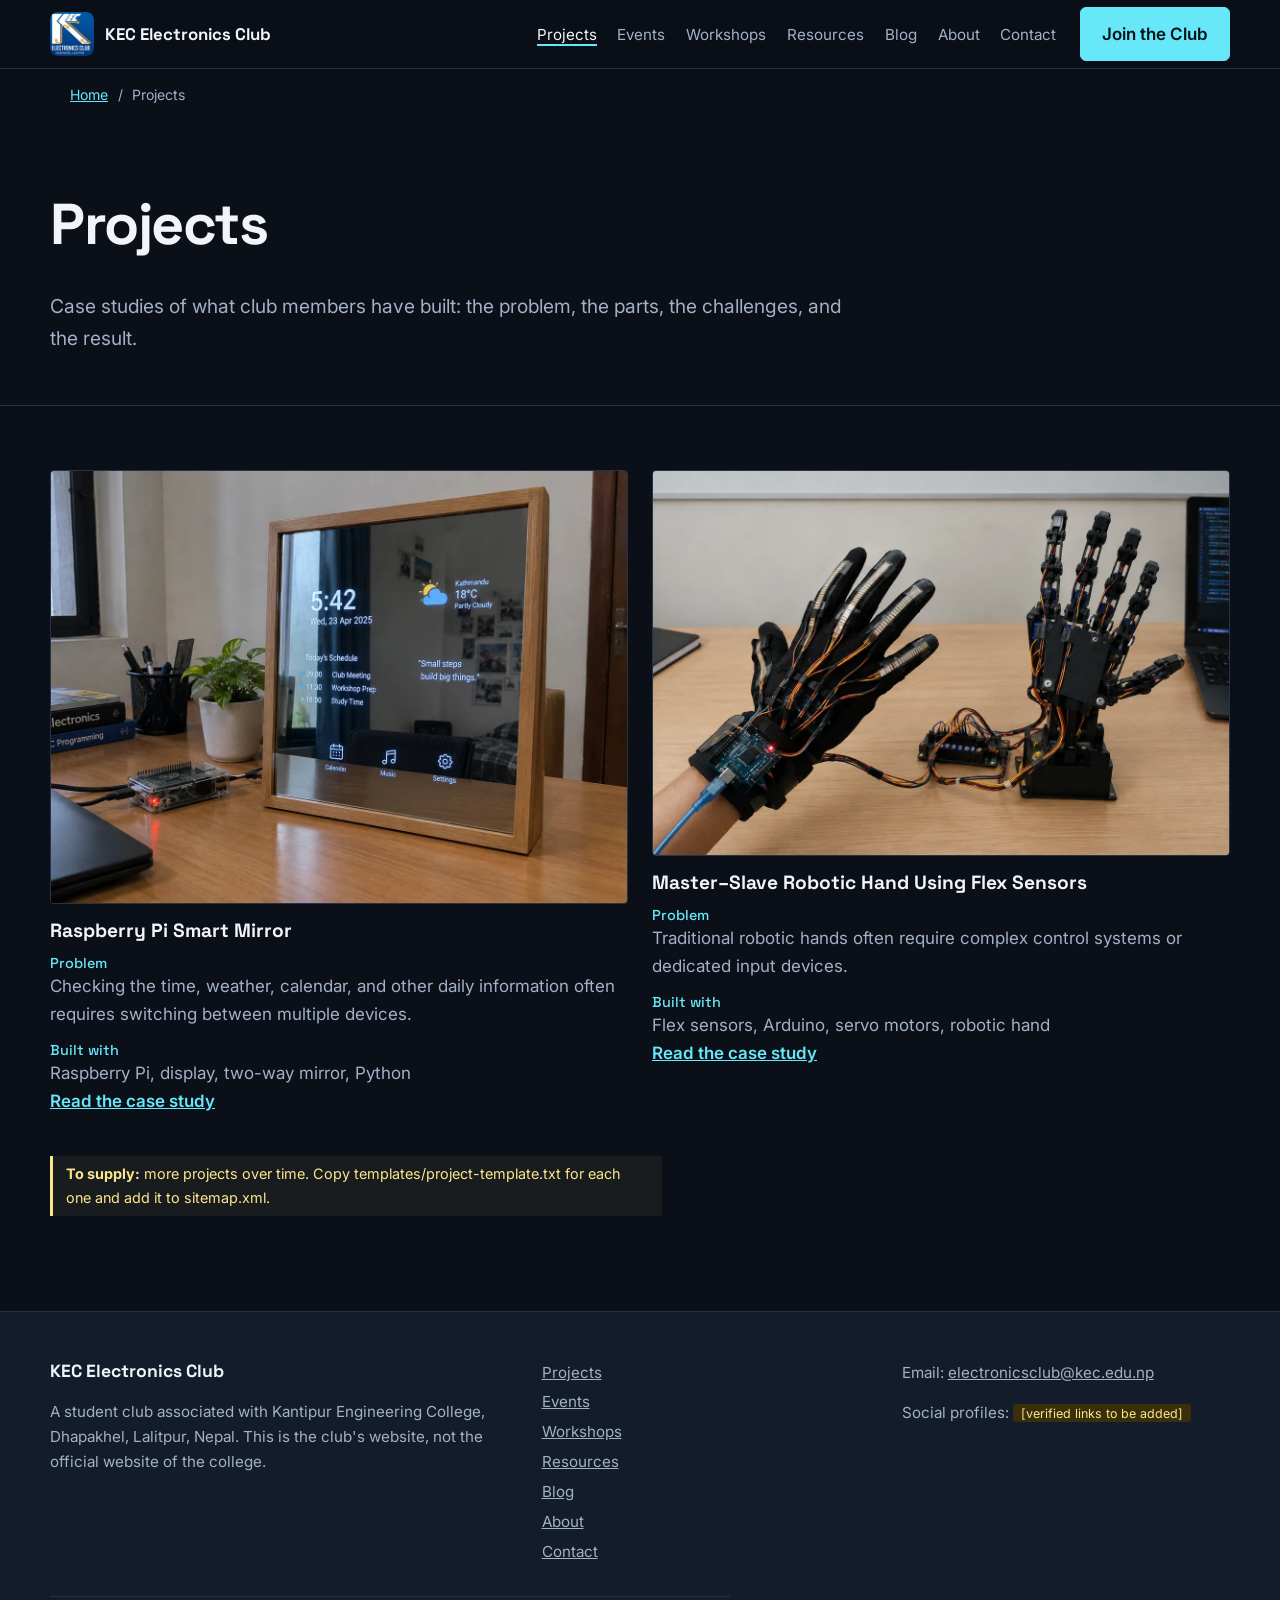
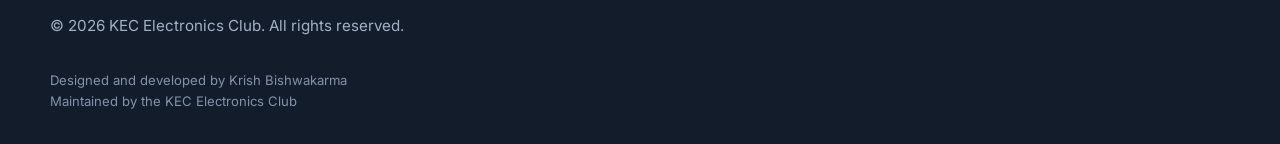
<file: projects/index.html>
<!doctype html>
<html lang="en">
<head>
<meta charset="utf-8">
<meta name="viewport" content="width=device-width, initial-scale=1">
<title>Electronics Projects | KEC Electronics Club</title>
<meta name="description" content="Electronics and embedded projects built by students of KEC Electronics Club at Kantipur Engineering College, Nepal.">
<link rel="canonical" href="https://electronicsclubkec.github.io/projects/">
<meta property="og:type" content="website"><meta property="og:site_name" content="KEC Electronics Club">
<meta property="og:title" content="Electronics Projects | KEC Electronics Club"><meta property="og:description" content="Electronics and embedded projects built by students of KEC Electronics Club at Kantipur Engineering College, Nepal."><meta property="og:url" content="https://electronicsclubkec.github.io/projects/"><meta property="og:image" content="https://electronicsclubkec.github.io/assets/images/og-image.jpg"><meta property="og:image:alt" content="KEC Electronics Club logo"><meta name="twitter:card" content="summary">
<meta name="theme-color" content="#0A0F18">
<link rel="icon" type="image/png" sizes="32x32" href="../assets/icons/favicon-32.png"><link rel="icon" type="image/png" sizes="192x192" href="../assets/icons/favicon-192.png"><link rel="apple-touch-icon" href="../assets/icons/apple-touch-icon.png">
<link rel="preconnect" href="https://fonts.googleapis.com"><link rel="preconnect" href="https://fonts.gstatic.com" crossorigin>
<link rel="stylesheet" href="https://fonts.googleapis.com/css2?family=Inter:wght@400;500;600&family=Space+Grotesk:wght@500;700&display=swap">
<link rel="stylesheet" href="../css/style.css">
<script type="application/ld+json">{
 "@context": "https://schema.org",
 "@type": "BreadcrumbList",
 "itemListElement": [
  {
   "@type": "ListItem",
   "position": 1,
   "name": "Home",
   "item": "https://electronicsclubkec.github.io/"
  },
  {
   "@type": "ListItem",
   "position": 2,
   "name": "Projects",
   "item": "https://electronicsclubkec.github.io/projects/"
  }
 ]
}</script>
</head>
<body>
<a class="skip" href="#main">Skip to content</a>
<header class="site-header"><div class="wrap bar">
<a class="brand" href="../" aria-label="KEC Electronics Club home"><img class="logo-mark" src="../assets/images/kec-electronics-club-logo-96.webp" srcset="../assets/images/kec-electronics-club-logo-96.webp 1x, ../assets/images/kec-electronics-club-logo-192.webp 2x" width="44" height="44" alt=""><span>KEC Electronics Club</span></a>
<button class="menu-btn" aria-expanded="false" aria-controls="nav">Menu</button>
<nav id="nav" aria-label="Main"><ul><li><a href="../projects/" aria-current="page">Projects</a></li><li><a href="../events/">Events</a></li><li><a href="../workshops/">Workshops</a></li><li><a href="../resources/">Resources</a></li><li><a href="../blog/">Blog</a></li><li><a href="../about/">About</a></li><li><a href="../contact/">Contact</a></li></ul><a class="btn solid" href="../contact/#join">Join the Club</a></nav>
</div></header>
<main id="main">
<nav class="crumbs" aria-label="Breadcrumb"><ol><li><a href="../">Home</a></li><li><span aria-current=page>Projects</span></li></ol></nav><section class="phead"><div class="wrap"><h1>Projects</h1><p class="lead">Case studies of what club members have built: the problem, the parts, the challenges, and the result.</p></div></section><div class="wrap sec-in"><div class="cases"><article class="case"><img class="photo land" src="../assets/images/raspberry-pi-smart-mirror-prototype.webp" width="1200" height="900" alt="Wooden-framed smart mirror on a desk showing the time, weather, a daily schedule and Calendar, Music and Settings icons, with a Raspberry Pi beside it" loading="lazy" decoding="async"><div><h3><a href="raspberry-pi-smart-mirror/">Raspberry Pi Smart Mirror</a></h3><dl><dt>Problem</dt><dd>Checking the time, weather, calendar, and other daily information often requires switching between multiple devices.</dd><dt>Built with</dt><dd>Raspberry Pi, display, two-way mirror, Python</dd></dl><p><a class="more" href="raspberry-pi-smart-mirror/">Read the case study</a></p></div></article><article class="case"><img class="photo l32" src="../assets/images/master-slave-robotic-hand-glove.webp" width="1200" height="800" alt="A black glove fitted with flex sensors and an Arduino board on the wrist, wired to a robotic hand standing on a desk" loading="lazy" decoding="async"><div><h3><a href="master-slave-robotic-hand/">Master–Slave Robotic Hand Using Flex Sensors</a></h3><dl><dt>Problem</dt><dd>Traditional robotic hands often require complex control systems or dedicated input devices.</dd><dt>Built with</dt><dd>Flex sensors, Arduino, servo motors, robotic hand</dd></dl><p><a class="more" href="master-slave-robotic-hand/">Read the case study</a></p></div></article></div><p class="note"><strong>To supply:</strong> more projects over time. Copy templates/project-template.txt for each one and add it to sitemap.xml.</p></div>
</main>
<footer class="site-footer"><div class="wrap fgrid">
<div><p class="brand-line">KEC Electronics Club</p><p>A student club associated with Kantipur Engineering College, Dhapakhel, Lalitpur, Nepal. This is the club's website, not the official website of the college.</p></div>
<nav aria-label="Footer"><ul><li><a href="../projects/">Projects</a></li><li><a href="../events/">Events</a></li><li><a href="../workshops/">Workshops</a></li><li><a href="../resources/">Resources</a></li><li><a href="../blog/">Blog</a></li><li><a href="../about/">About</a></li><li><a href="../contact/">Contact</a></li></ul></nav>
<div><p>Email: <a href="mailto:electronicsclub@kec.edu.np">electronicsclub@kec.edu.np</a></p><p>Social profiles: <span class="ph-inline">[verified links to be added]</span></p></div>
<p class="copy">&copy; <span id="yr">2026</span> KEC Electronics Club. All rights reserved.</p>
<p class="credit">Designed and developed by Krish Bishwakarma<br>Maintained by the KEC Electronics Club</p>
</div></footer>
<script src="../js/script.js" defer></script>
</body></html>
</file>
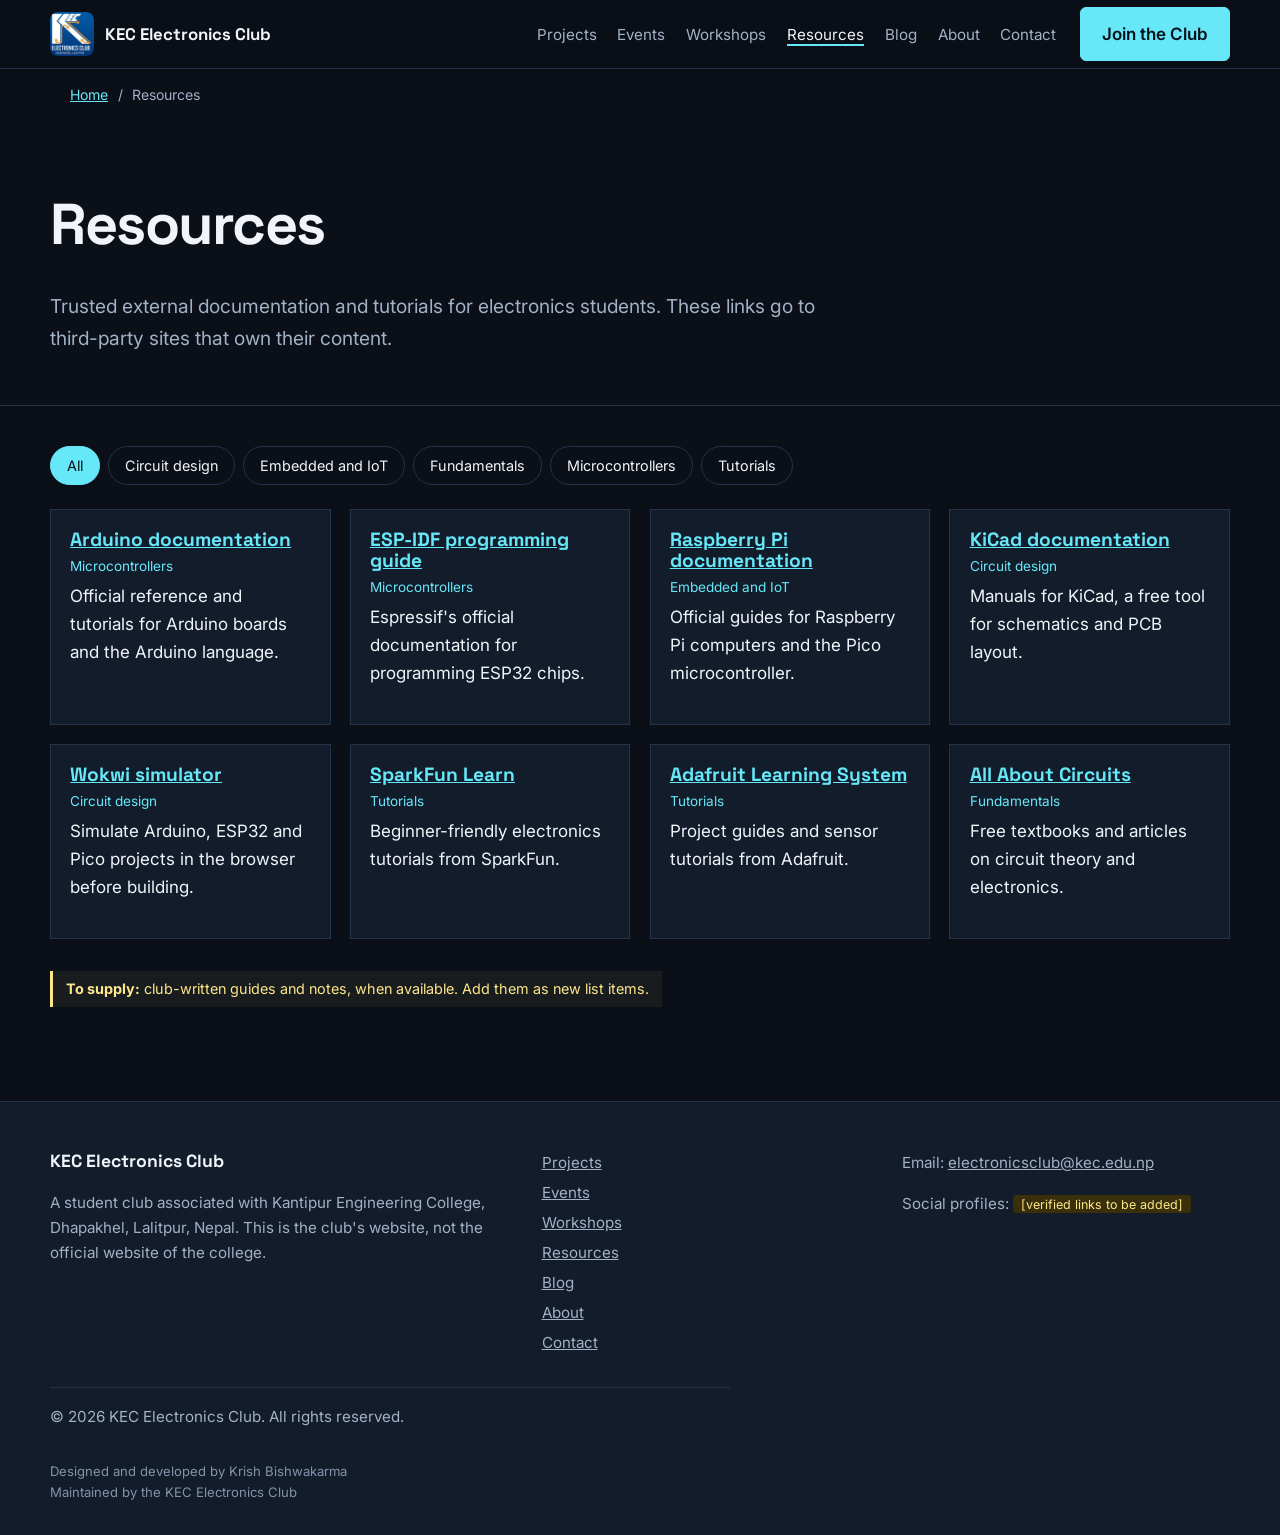
<file: resources/index.html>
<!doctype html>
<html lang="en">
<head>
<meta charset="utf-8">
<meta name="viewport" content="width=device-width, initial-scale=1">
<title>Electronics Learning Resources | KEC Electronics Club</title>
<meta name="description" content="Curated electronics and embedded systems learning resources from trusted sources, chosen by KEC Electronics Club.">
<link rel="canonical" href="https://electronicsclubkec.github.io/resources/">
<meta property="og:type" content="website"><meta property="og:site_name" content="KEC Electronics Club">
<meta property="og:title" content="Electronics Learning Resources | KEC Electronics Club"><meta property="og:description" content="Curated electronics and embedded systems learning resources from trusted sources, chosen by KEC Electronics Club."><meta property="og:url" content="https://electronicsclubkec.github.io/resources/"><meta property="og:image" content="https://electronicsclubkec.github.io/assets/images/og-image.jpg"><meta property="og:image:alt" content="KEC Electronics Club logo"><meta name="twitter:card" content="summary">
<meta name="theme-color" content="#0A0F18">
<link rel="icon" type="image/png" sizes="32x32" href="../assets/icons/favicon-32.png"><link rel="icon" type="image/png" sizes="192x192" href="../assets/icons/favicon-192.png"><link rel="apple-touch-icon" href="../assets/icons/apple-touch-icon.png">
<link rel="preconnect" href="https://fonts.googleapis.com"><link rel="preconnect" href="https://fonts.gstatic.com" crossorigin>
<link rel="stylesheet" href="https://fonts.googleapis.com/css2?family=Inter:wght@400;500;600&family=Space+Grotesk:wght@500;700&display=swap">
<link rel="stylesheet" href="../css/style.css">
<script type="application/ld+json">{
 "@context": "https://schema.org",
 "@type": "BreadcrumbList",
 "itemListElement": [
  {
   "@type": "ListItem",
   "position": 1,
   "name": "Home",
   "item": "https://electronicsclubkec.github.io/"
  },
  {
   "@type": "ListItem",
   "position": 2,
   "name": "Resources",
   "item": "https://electronicsclubkec.github.io/resources/"
  }
 ]
}</script>
</head>
<body>
<a class="skip" href="#main">Skip to content</a>
<header class="site-header"><div class="wrap bar">
<a class="brand" href="../" aria-label="KEC Electronics Club home"><img class="logo-mark" src="../assets/images/kec-electronics-club-logo-96.webp" srcset="../assets/images/kec-electronics-club-logo-96.webp 1x, ../assets/images/kec-electronics-club-logo-192.webp 2x" width="44" height="44" alt=""><span>KEC Electronics Club</span></a>
<button class="menu-btn" aria-expanded="false" aria-controls="nav">Menu</button>
<nav id="nav" aria-label="Main"><ul><li><a href="../projects/">Projects</a></li><li><a href="../events/">Events</a></li><li><a href="../workshops/">Workshops</a></li><li><a href="../resources/" aria-current="page">Resources</a></li><li><a href="../blog/">Blog</a></li><li><a href="../about/">About</a></li><li><a href="../contact/">Contact</a></li></ul><a class="btn solid" href="../contact/#join">Join the Club</a></nav>
</div></header>
<main id="main">
<nav class="crumbs" aria-label="Breadcrumb"><ol><li><a href="../">Home</a></li><li><span aria-current=page>Resources</span></li></ol></nav><section class="phead"><div class="wrap"><h1>Resources</h1><p class="lead">Trusted external documentation and tutorials for electronics students. These links go to third-party sites that own their content.</p></div></section><div class="wrap sec-in"><div class="filters" role="group" aria-label="Filter by category"><button class="chip on" data-f="all">All</button><button class="chip" data-f="Circuit design">Circuit design</button><button class="chip" data-f="Embedded and IoT">Embedded and IoT</button><button class="chip" data-f="Fundamentals">Fundamentals</button><button class="chip" data-f="Microcontrollers">Microcontrollers</button><button class="chip" data-f="Tutorials">Tutorials</button></div><ul class="reslist"><li class="res" data-cat="Microcontrollers"><h3><a href="https://docs.arduino.cc/" rel="noopener noreferrer" target="_blank">Arduino documentation</a></h3><p class="cat">Microcontrollers</p><p>Official reference and tutorials for Arduino boards and the Arduino language.</p></li><li class="res" data-cat="Microcontrollers"><h3><a href="https://docs.espressif.com/projects/esp-idf/en/latest/" rel="noopener noreferrer" target="_blank">ESP-IDF programming guide</a></h3><p class="cat">Microcontrollers</p><p>Espressif's official documentation for programming ESP32 chips.</p></li><li class="res" data-cat="Embedded and IoT"><h3><a href="https://www.raspberrypi.com/documentation/" rel="noopener noreferrer" target="_blank">Raspberry Pi documentation</a></h3><p class="cat">Embedded and IoT</p><p>Official guides for Raspberry Pi computers and the Pico microcontroller.</p></li><li class="res" data-cat="Circuit design"><h3><a href="https://docs.kicad.org/" rel="noopener noreferrer" target="_blank">KiCad documentation</a></h3><p class="cat">Circuit design</p><p>Manuals for KiCad, a free tool for schematics and PCB layout.</p></li><li class="res" data-cat="Circuit design"><h3><a href="https://wokwi.com/" rel="noopener noreferrer" target="_blank">Wokwi simulator</a></h3><p class="cat">Circuit design</p><p>Simulate Arduino, ESP32 and Pico projects in the browser before building.</p></li><li class="res" data-cat="Tutorials"><h3><a href="https://learn.sparkfun.com/" rel="noopener noreferrer" target="_blank">SparkFun Learn</a></h3><p class="cat">Tutorials</p><p>Beginner-friendly electronics tutorials from SparkFun.</p></li><li class="res" data-cat="Tutorials"><h3><a href="https://learn.adafruit.com/" rel="noopener noreferrer" target="_blank">Adafruit Learning System</a></h3><p class="cat">Tutorials</p><p>Project guides and sensor tutorials from Adafruit.</p></li><li class="res" data-cat="Fundamentals"><h3><a href="https://www.allaboutcircuits.com/" rel="noopener noreferrer" target="_blank">All About Circuits</a></h3><p class="cat">Fundamentals</p><p>Free textbooks and articles on circuit theory and electronics.</p></li></ul><p class="note"><strong>To supply:</strong> club-written guides and notes, when available. Add them as new list items.</p></div>
</main>
<footer class="site-footer"><div class="wrap fgrid">
<div><p class="brand-line">KEC Electronics Club</p><p>A student club associated with Kantipur Engineering College, Dhapakhel, Lalitpur, Nepal. This is the club's website, not the official website of the college.</p></div>
<nav aria-label="Footer"><ul><li><a href="../projects/">Projects</a></li><li><a href="../events/">Events</a></li><li><a href="../workshops/">Workshops</a></li><li><a href="../resources/">Resources</a></li><li><a href="../blog/">Blog</a></li><li><a href="../about/">About</a></li><li><a href="../contact/">Contact</a></li></ul></nav>
<div><p>Email: <a href="mailto:electronicsclub@kec.edu.np">electronicsclub@kec.edu.np</a></p><p>Social profiles: <span class="ph-inline">[verified links to be added]</span></p></div>
<p class="copy">&copy; <span id="yr">2026</span> KEC Electronics Club. All rights reserved.</p>
<p class="credit">Designed and developed by Krish Bishwakarma<br>Maintained by the KEC Electronics Club</p>
</div></footer>
<script src="../js/script.js" defer></script>
</body></html>
</file>
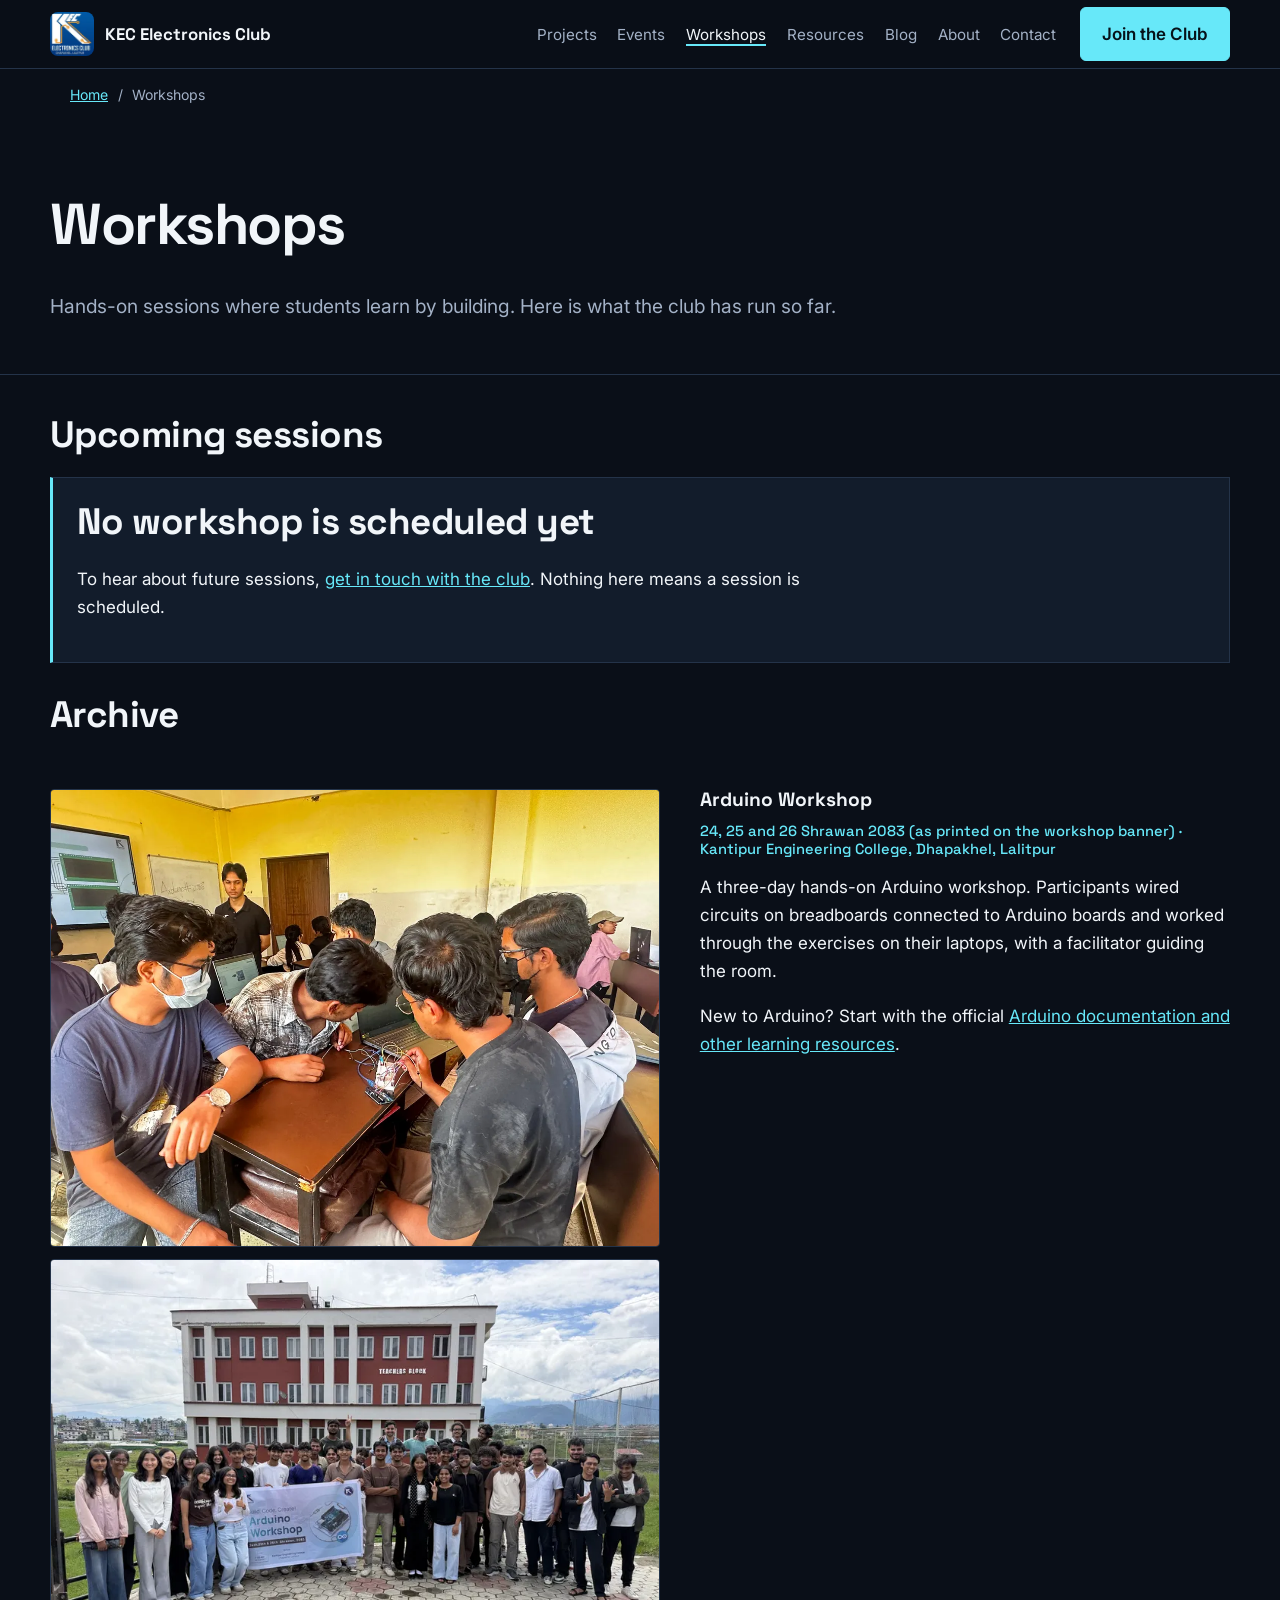
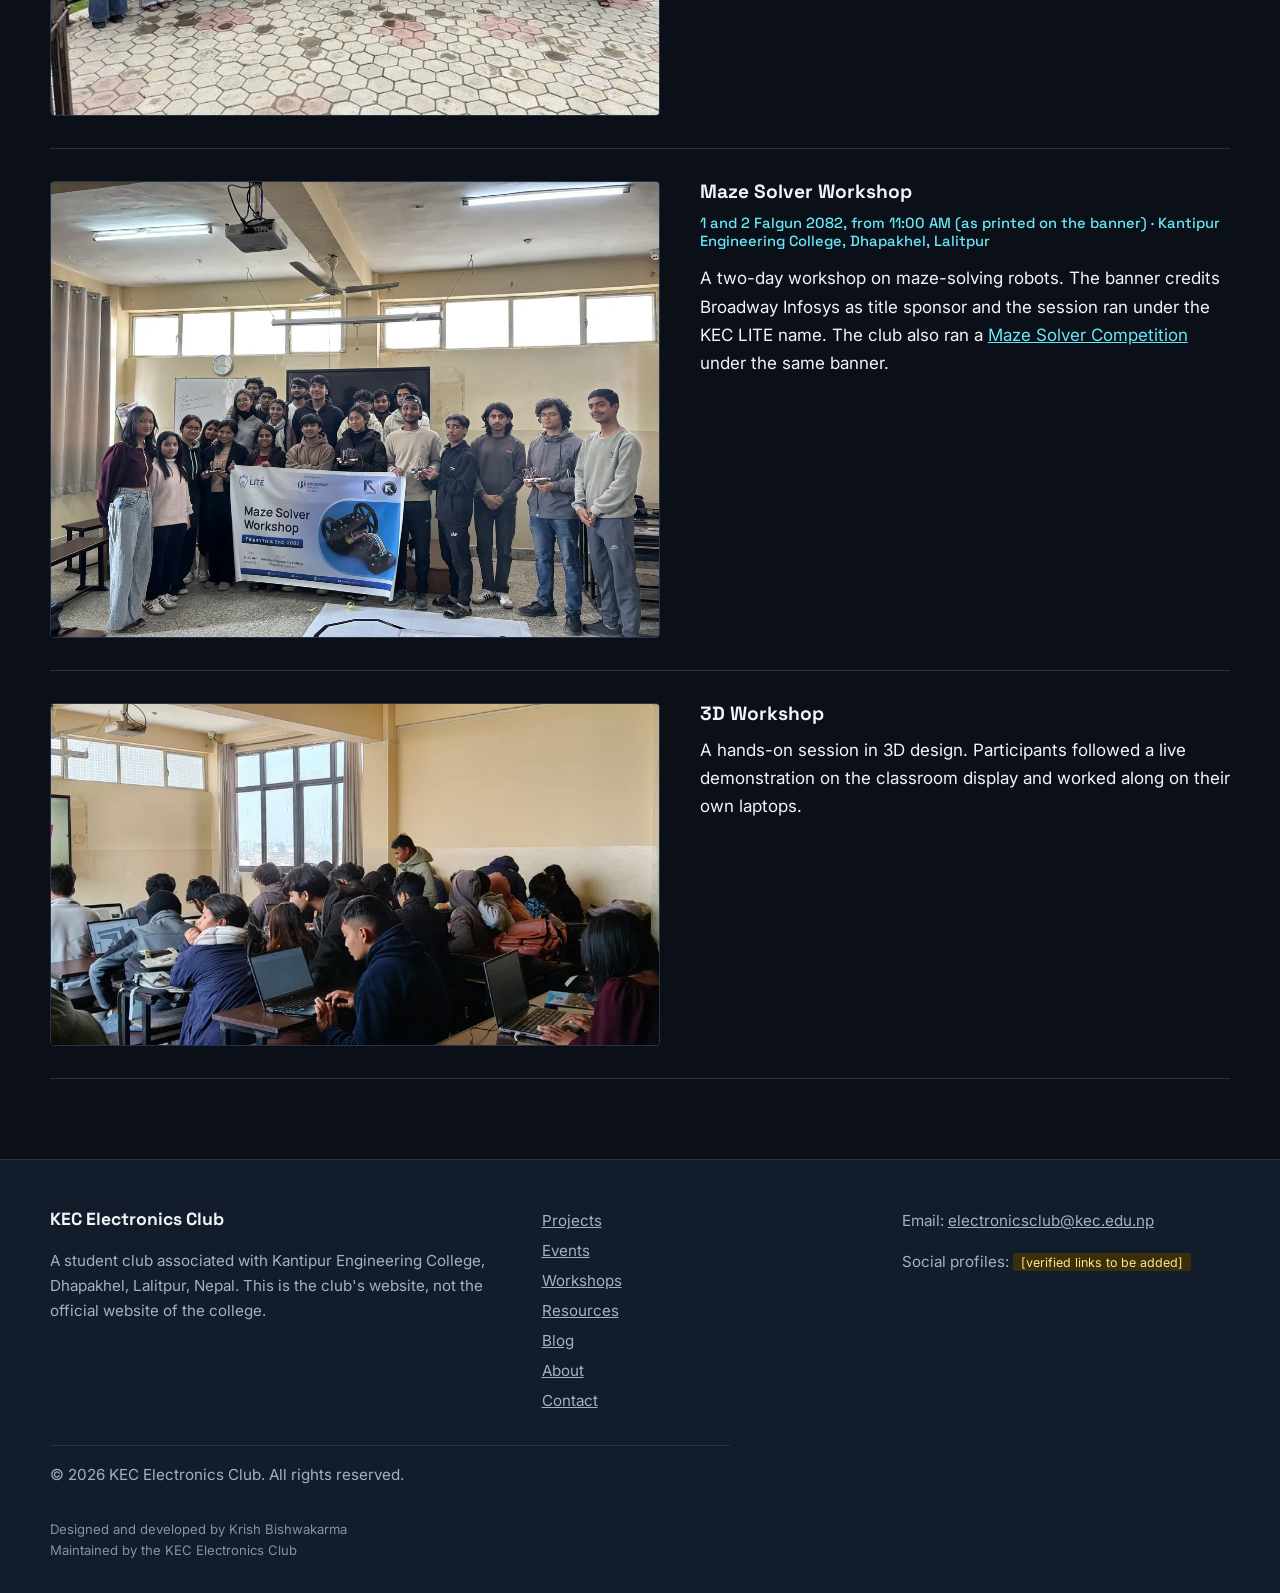
<file: workshops/index.html>
<!doctype html>
<html lang="en">
<head>
<meta charset="utf-8">
<meta name="viewport" content="width=device-width, initial-scale=1">
<title>Workshops | KEC Electronics Club</title>
<meta name="description" content="Hands-on workshops by KEC Electronics Club at Kantipur Engineering College: Arduino, maze solver robots and 3D design.">
<link rel="canonical" href="https://electronicsclubkec.github.io/workshops/">
<meta property="og:type" content="website"><meta property="og:site_name" content="KEC Electronics Club">
<meta property="og:title" content="Workshops | KEC Electronics Club"><meta property="og:description" content="Hands-on workshops by KEC Electronics Club at Kantipur Engineering College: Arduino, maze solver robots and 3D design."><meta property="og:url" content="https://electronicsclubkec.github.io/workshops/"><meta property="og:image" content="https://electronicsclubkec.github.io/assets/images/og-image.jpg"><meta property="og:image:alt" content="KEC Electronics Club logo"><meta name="twitter:card" content="summary">
<meta name="theme-color" content="#0A0F18">
<link rel="icon" type="image/png" sizes="32x32" href="../assets/icons/favicon-32.png"><link rel="icon" type="image/png" sizes="192x192" href="../assets/icons/favicon-192.png"><link rel="apple-touch-icon" href="../assets/icons/apple-touch-icon.png">
<link rel="preconnect" href="https://fonts.googleapis.com"><link rel="preconnect" href="https://fonts.gstatic.com" crossorigin>
<link rel="stylesheet" href="https://fonts.googleapis.com/css2?family=Inter:wght@400;500;600&family=Space+Grotesk:wght@500;700&display=swap">
<link rel="stylesheet" href="../css/style.css">
<script type="application/ld+json">{
 "@context": "https://schema.org",
 "@type": "BreadcrumbList",
 "itemListElement": [
  {
   "@type": "ListItem",
   "position": 1,
   "name": "Home",
   "item": "https://electronicsclubkec.github.io/"
  },
  {
   "@type": "ListItem",
   "position": 2,
   "name": "Workshops",
   "item": "https://electronicsclubkec.github.io/workshops/"
  }
 ]
}</script>
</head>
<body>
<a class="skip" href="#main">Skip to content</a>
<header class="site-header"><div class="wrap bar">
<a class="brand" href="../" aria-label="KEC Electronics Club home"><img class="logo-mark" src="../assets/images/kec-electronics-club-logo-96.webp" srcset="../assets/images/kec-electronics-club-logo-96.webp 1x, ../assets/images/kec-electronics-club-logo-192.webp 2x" width="44" height="44" alt=""><span>KEC Electronics Club</span></a>
<button class="menu-btn" aria-expanded="false" aria-controls="nav">Menu</button>
<nav id="nav" aria-label="Main"><ul><li><a href="../projects/">Projects</a></li><li><a href="../events/">Events</a></li><li><a href="../workshops/" aria-current="page">Workshops</a></li><li><a href="../resources/">Resources</a></li><li><a href="../blog/">Blog</a></li><li><a href="../about/">About</a></li><li><a href="../contact/">Contact</a></li></ul><a class="btn solid" href="../contact/#join">Join the Club</a></nav>
</div></header>
<main id="main">
<nav class="crumbs" aria-label="Breadcrumb"><ol><li><a href="../">Home</a></li><li><span aria-current=page>Workshops</span></li></ol></nav><section class="phead"><div class="wrap"><h1>Workshops</h1><p class="lead">Hands-on sessions where students learn by building. Here is what the club has run so far.</p></div></section><div class="wrap sec-in"><h2>Upcoming sessions</h2><div class="empty"><h2>No workshop is scheduled yet</h2><p>To hear about future sessions, <a href='../contact/#join'>get in touch with the club</a>. Nothing here means a session is scheduled.</p></div><h2>Archive</h2><article class="wcard"><div class="imgs"><img class="photo land" src="../assets/images/arduino-workshop-breadboard-circuit.webp" width="1200" height="900" alt="Students wiring a breadboard circuit connected to an Arduino board, with a facilitator standing behind them" loading="lazy" decoding="async" style="object-position:50% 50%"><img class="photo land" src="../assets/images/hero-arduino-workshop-group-800.webp" width="800" height="600" alt="Workshop participants gathered outside the college building holding the Arduino Workshop banner" loading="lazy" decoding="async" style="object-position:50% 50%"></div><div><h3>Arduino Workshop</h3><p class=meta>24, 25 and 26 Shrawan 2083 (as printed on the workshop banner) &middot; Kantipur Engineering College, Dhapakhel, Lalitpur</p><p>A three-day hands-on Arduino workshop. Participants wired circuits on breadboards connected to Arduino boards and worked through the exercises on their laptops, with a facilitator guiding the room.</p><p>New to Arduino? Start with the official <a href='../resources/'>Arduino documentation and other learning resources</a>.</p></div></article><article class="wcard"><div class="imgs"><img class="photo land" src="../assets/images/maze-solver-workshop-group-banner.webp" width="1200" height="900" alt="Workshop participants holding small robot kits behind the Maze Solver Workshop banner" loading="lazy" decoding="async" style="object-position:50% 50%"></div><div><h3>Maze Solver Workshop</h3><p class=meta>1 and 2 Falgun 2082, from 11:00 AM (as printed on the banner) &middot; Kantipur Engineering College, Dhapakhel, Lalitpur</p><p>A two-day workshop on maze-solving robots. The banner credits Broadway Infosys as title sponsor and the session ran under the KEC LITE name. The club also ran a <a href='../events/'>Maze Solver Competition</a> under the same banner.</p></div></article><article class="wcard"><div class="imgs"><img class="photo wide" src="../assets/images/3d-workshop-classroom.webp" width="1200" height="540" alt="Participants working on laptops while a 3D model is shown on the classroom display" loading="lazy" decoding="async" style="object-position:50% 50%"></div><div><h3>3D Workshop</h3><p>A hands-on session in 3D design. Participants followed a live demonstration on the classroom display and worked along on their own laptops.</p></div></article></div>
</main>
<footer class="site-footer"><div class="wrap fgrid">
<div><p class="brand-line">KEC Electronics Club</p><p>A student club associated with Kantipur Engineering College, Dhapakhel, Lalitpur, Nepal. This is the club's website, not the official website of the college.</p></div>
<nav aria-label="Footer"><ul><li><a href="../projects/">Projects</a></li><li><a href="../events/">Events</a></li><li><a href="../workshops/">Workshops</a></li><li><a href="../resources/">Resources</a></li><li><a href="../blog/">Blog</a></li><li><a href="../about/">About</a></li><li><a href="../contact/">Contact</a></li></ul></nav>
<div><p>Email: <a href="mailto:electronicsclub@kec.edu.np">electronicsclub@kec.edu.np</a></p><p>Social profiles: <span class="ph-inline">[verified links to be added]</span></p></div>
<p class="copy">&copy; <span id="yr">2026</span> KEC Electronics Club. All rights reserved.</p>
<p class="credit">Designed and developed by Krish Bishwakarma<br>Maintained by the KEC Electronics Club</p>
</div></footer>
<script src="../js/script.js" defer></script>
</body></html>
</file>
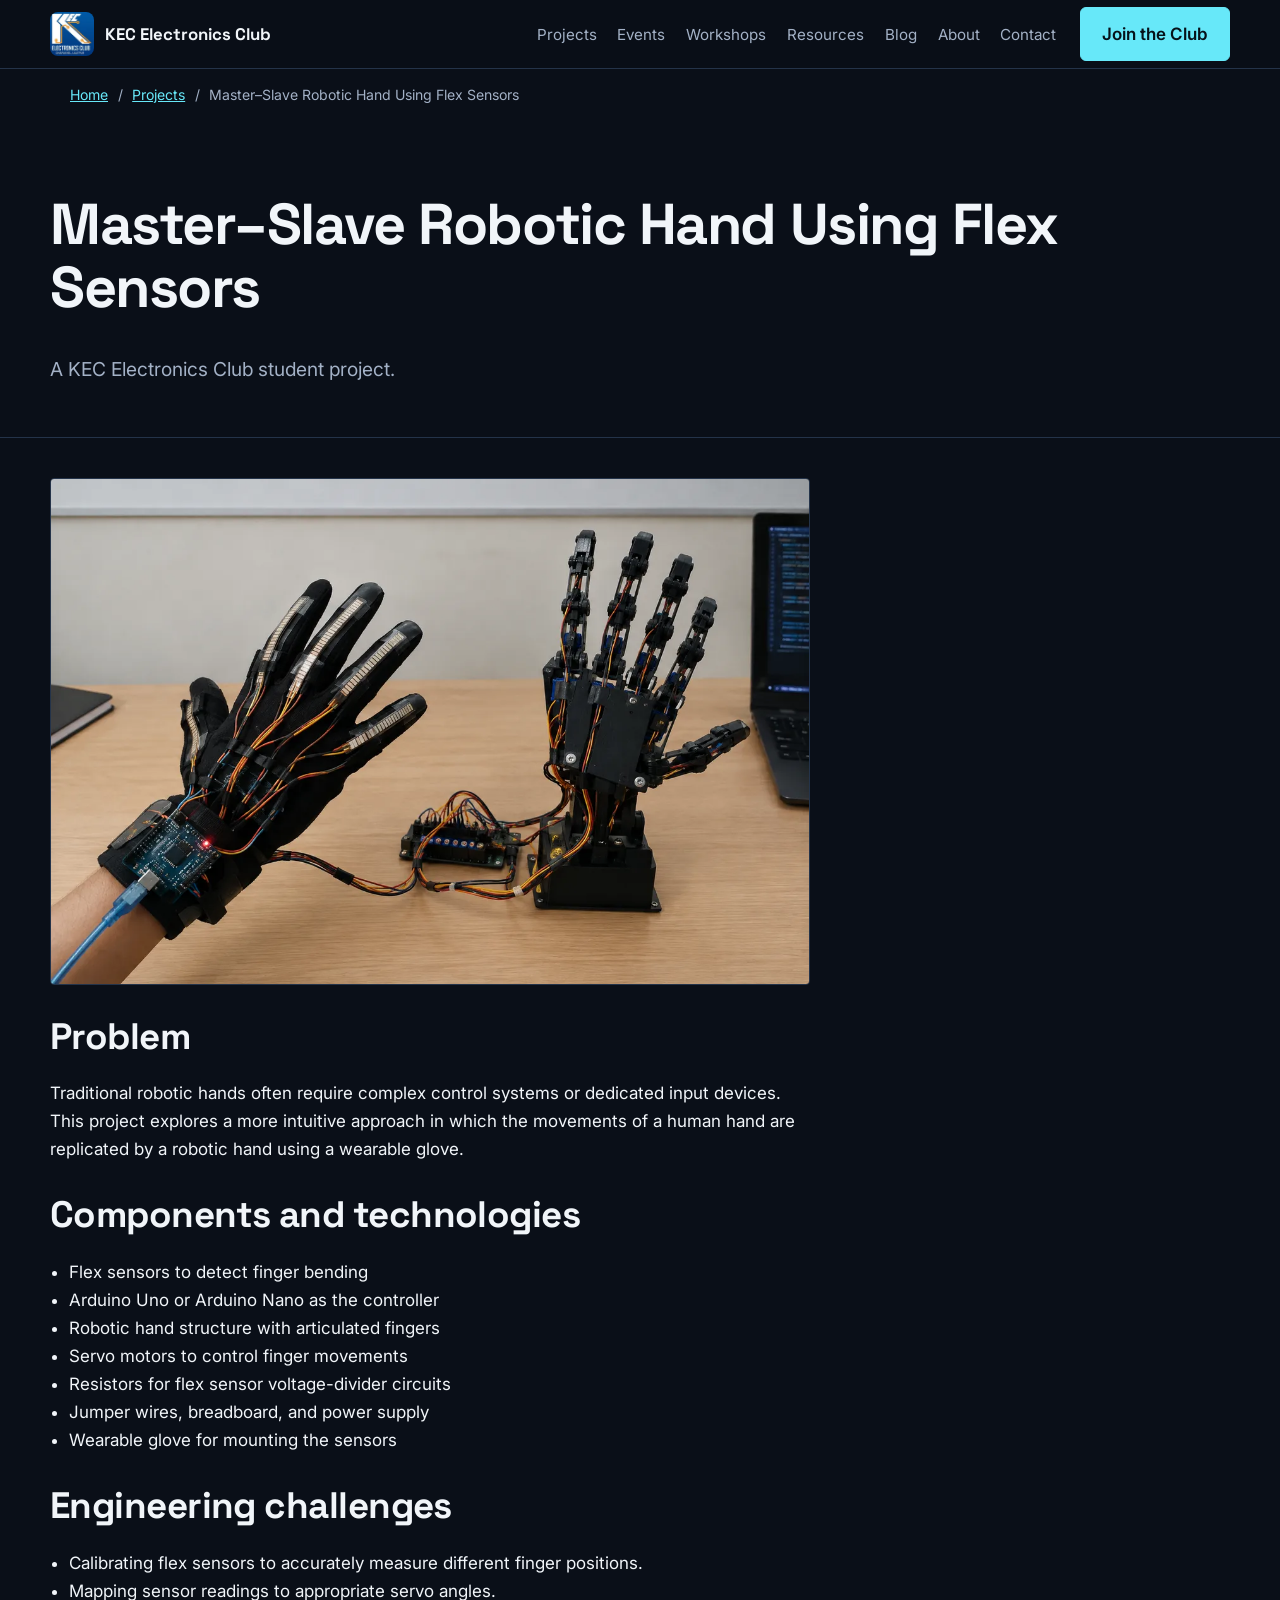
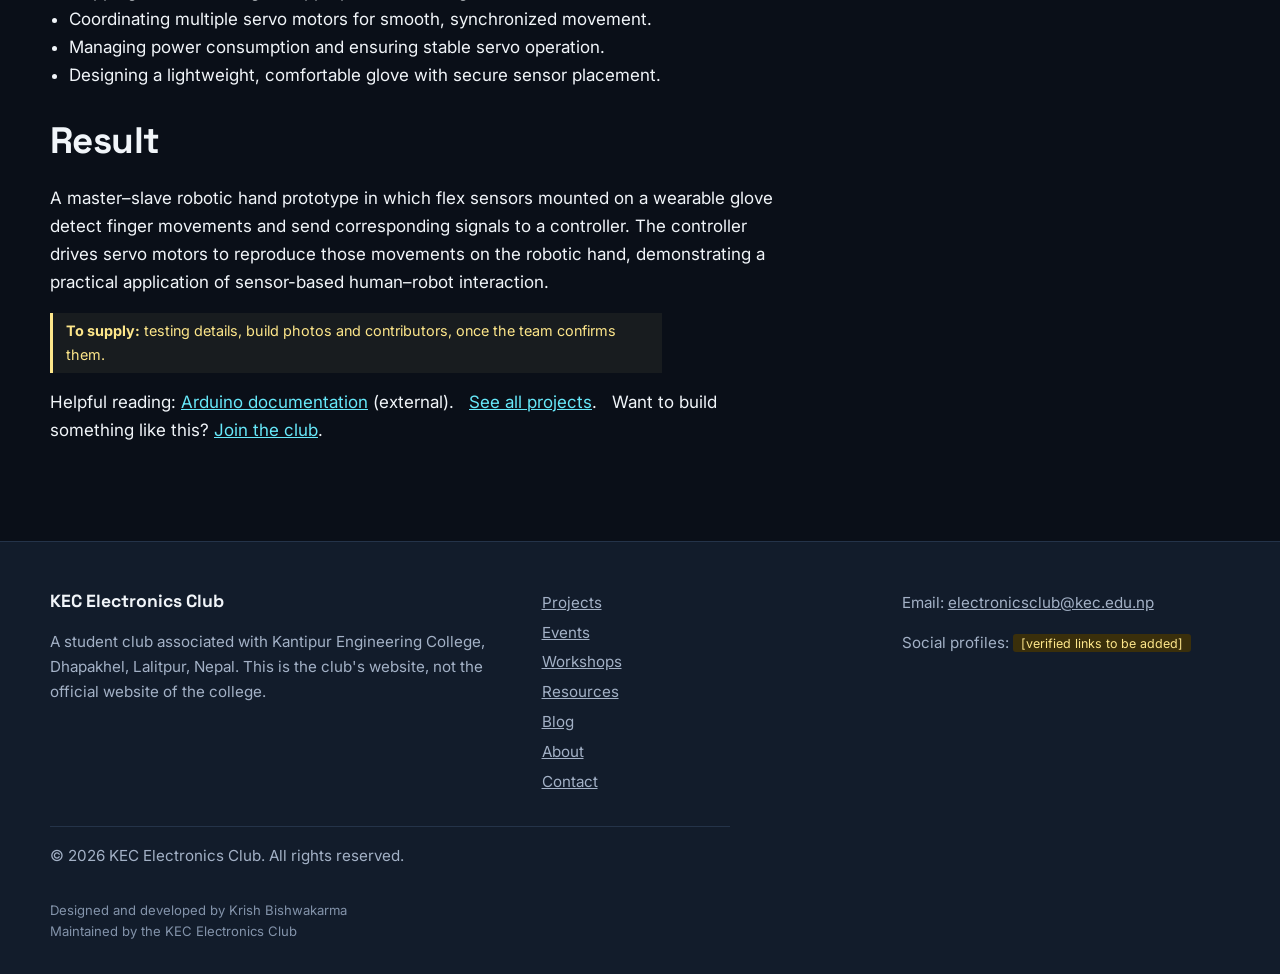
<file: projects/master-slave-robotic-hand/index.html>
<!doctype html>
<html lang="en">
<head>
<meta charset="utf-8">
<meta name="viewport" content="width=device-width, initial-scale=1">
<title>Master-Slave Robotic Hand with Flex Sensors | KEC Electronics Club</title>
<meta name="description" content="A wearable flex-sensor glove that controls a servo-driven robotic hand: a KEC Electronics Club student project with problem, components, challenges and result.">
<link rel="canonical" href="https://electronicsclubkec.github.io/projects/master-slave-robotic-hand/">
<meta property="og:type" content="website"><meta property="og:site_name" content="KEC Electronics Club">
<meta property="og:title" content="Master-Slave Robotic Hand with Flex Sensors | KEC Electronics Club"><meta property="og:description" content="A wearable flex-sensor glove that controls a servo-driven robotic hand: a KEC Electronics Club student project with problem, components, challenges and result."><meta property="og:url" content="https://electronicsclubkec.github.io/projects/master-slave-robotic-hand/"><meta property="og:image" content="https://electronicsclubkec.github.io/assets/images/og-image.jpg"><meta property="og:image:alt" content="KEC Electronics Club logo"><meta name="twitter:card" content="summary">
<meta name="theme-color" content="#0A0F18">
<link rel="icon" type="image/png" sizes="32x32" href="../../assets/icons/favicon-32.png"><link rel="icon" type="image/png" sizes="192x192" href="../../assets/icons/favicon-192.png"><link rel="apple-touch-icon" href="../../assets/icons/apple-touch-icon.png">
<link rel="preconnect" href="https://fonts.googleapis.com"><link rel="preconnect" href="https://fonts.gstatic.com" crossorigin>
<link rel="stylesheet" href="https://fonts.googleapis.com/css2?family=Inter:wght@400;500;600&family=Space+Grotesk:wght@500;700&display=swap">
<link rel="stylesheet" href="../../css/style.css">
<script type="application/ld+json">{
 "@context": "https://schema.org",
 "@type": "BreadcrumbList",
 "itemListElement": [
  {
   "@type": "ListItem",
   "position": 1,
   "name": "Home",
   "item": "https://electronicsclubkec.github.io/"
  },
  {
   "@type": "ListItem",
   "position": 2,
   "name": "Projects",
   "item": "https://electronicsclubkec.github.io/projects/"
  },
  {
   "@type": "ListItem",
   "position": 3,
   "name": "Master\u2013Slave Robotic Hand Using Flex Sensors",
   "item": "https://electronicsclubkec.github.io/projects/master-slave-robotic-hand/"
  }
 ]
}</script>
</head>
<body>
<a class="skip" href="#main">Skip to content</a>
<header class="site-header"><div class="wrap bar">
<a class="brand" href="../../" aria-label="KEC Electronics Club home"><img class="logo-mark" src="../../assets/images/kec-electronics-club-logo-96.webp" srcset="../../assets/images/kec-electronics-club-logo-96.webp 1x, ../../assets/images/kec-electronics-club-logo-192.webp 2x" width="44" height="44" alt=""><span>KEC Electronics Club</span></a>
<button class="menu-btn" aria-expanded="false" aria-controls="nav">Menu</button>
<nav id="nav" aria-label="Main"><ul><li><a href="../../projects/">Projects</a></li><li><a href="../../events/">Events</a></li><li><a href="../../workshops/">Workshops</a></li><li><a href="../../resources/">Resources</a></li><li><a href="../../blog/">Blog</a></li><li><a href="../../about/">About</a></li><li><a href="../../contact/">Contact</a></li></ul><a class="btn solid" href="../../contact/#join">Join the Club</a></nav>
</div></header>
<main id="main">
<nav class="crumbs" aria-label="Breadcrumb"><ol><li><a href="../../">Home</a></li><li><a href="../../projects/">Projects</a></li><li><span aria-current=page>Master–Slave Robotic Hand Using Flex Sensors</span></li></ol></nav><section class="phead"><div class="wrap"><h1>Master–Slave Robotic Hand Using Flex Sensors</h1><p class="lead">A KEC Electronics Club student project.</p></div></section><div class="wrap sec-in"><img class="photo l32 proj-photo" src="../../assets/images/master-slave-robotic-hand-glove.webp" width="1200" height="800" alt="A black glove fitted with flex sensors and an Arduino board on the wrist, wired to a robotic hand standing on a desk" decoding="async"><div class="prose"><h2>Problem</h2><p>Traditional robotic hands often require complex control systems or dedicated input devices. This project explores a more intuitive approach in which the movements of a human hand are replicated by a robotic hand using a wearable glove.</p><h2>Components and technologies</h2><ul><li>Flex sensors to detect finger bending</li><li>Arduino Uno or Arduino Nano as the controller</li><li>Robotic hand structure with articulated fingers</li><li>Servo motors to control finger movements</li><li>Resistors for flex sensor voltage-divider circuits</li><li>Jumper wires, breadboard, and power supply</li><li>Wearable glove for mounting the sensors</li></ul><h2>Engineering challenges</h2><ul><li>Calibrating flex sensors to accurately measure different finger positions.</li><li>Mapping sensor readings to appropriate servo angles.</li><li>Coordinating multiple servo motors for smooth, synchronized movement.</li><li>Managing power consumption and ensuring stable servo operation.</li><li>Designing a lightweight, comfortable glove with secure sensor placement.</li></ul><h2>Result</h2><p>A master–slave robotic hand prototype in which flex sensors mounted on a wearable glove detect finger movements and send corresponding signals to a controller. The controller drives servo motors to reproduce those movements on the robotic hand, demonstrating a practical application of sensor-based human–robot interaction.</p>
<p class="note"><strong>To supply:</strong> testing details, build photos and contributors, once the team confirms them.</p><p>Helpful reading: <a href="https://docs.arduino.cc/" rel="noopener noreferrer" target="_blank">Arduino documentation</a> (external). &nbsp; <a href="../">See all projects</a>. &nbsp; Want to build something like this? <a href="../../contact/#join">Join the club</a>.</p></div></div>
</main>
<footer class="site-footer"><div class="wrap fgrid">
<div><p class="brand-line">KEC Electronics Club</p><p>A student club associated with Kantipur Engineering College, Dhapakhel, Lalitpur, Nepal. This is the club's website, not the official website of the college.</p></div>
<nav aria-label="Footer"><ul><li><a href="../../projects/">Projects</a></li><li><a href="../../events/">Events</a></li><li><a href="../../workshops/">Workshops</a></li><li><a href="../../resources/">Resources</a></li><li><a href="../../blog/">Blog</a></li><li><a href="../../about/">About</a></li><li><a href="../../contact/">Contact</a></li></ul></nav>
<div><p>Email: <a href="mailto:electronicsclub@kec.edu.np">electronicsclub@kec.edu.np</a></p><p>Social profiles: <span class="ph-inline">[verified links to be added]</span></p></div>
<p class="copy">&copy; <span id="yr">2026</span> KEC Electronics Club. All rights reserved.</p>
<p class="credit">Designed and developed by Krish Bishwakarma<br>Maintained by the KEC Electronics Club</p>
</div></footer>
<script src="../../js/script.js" defer></script>
</body></html>
</file>
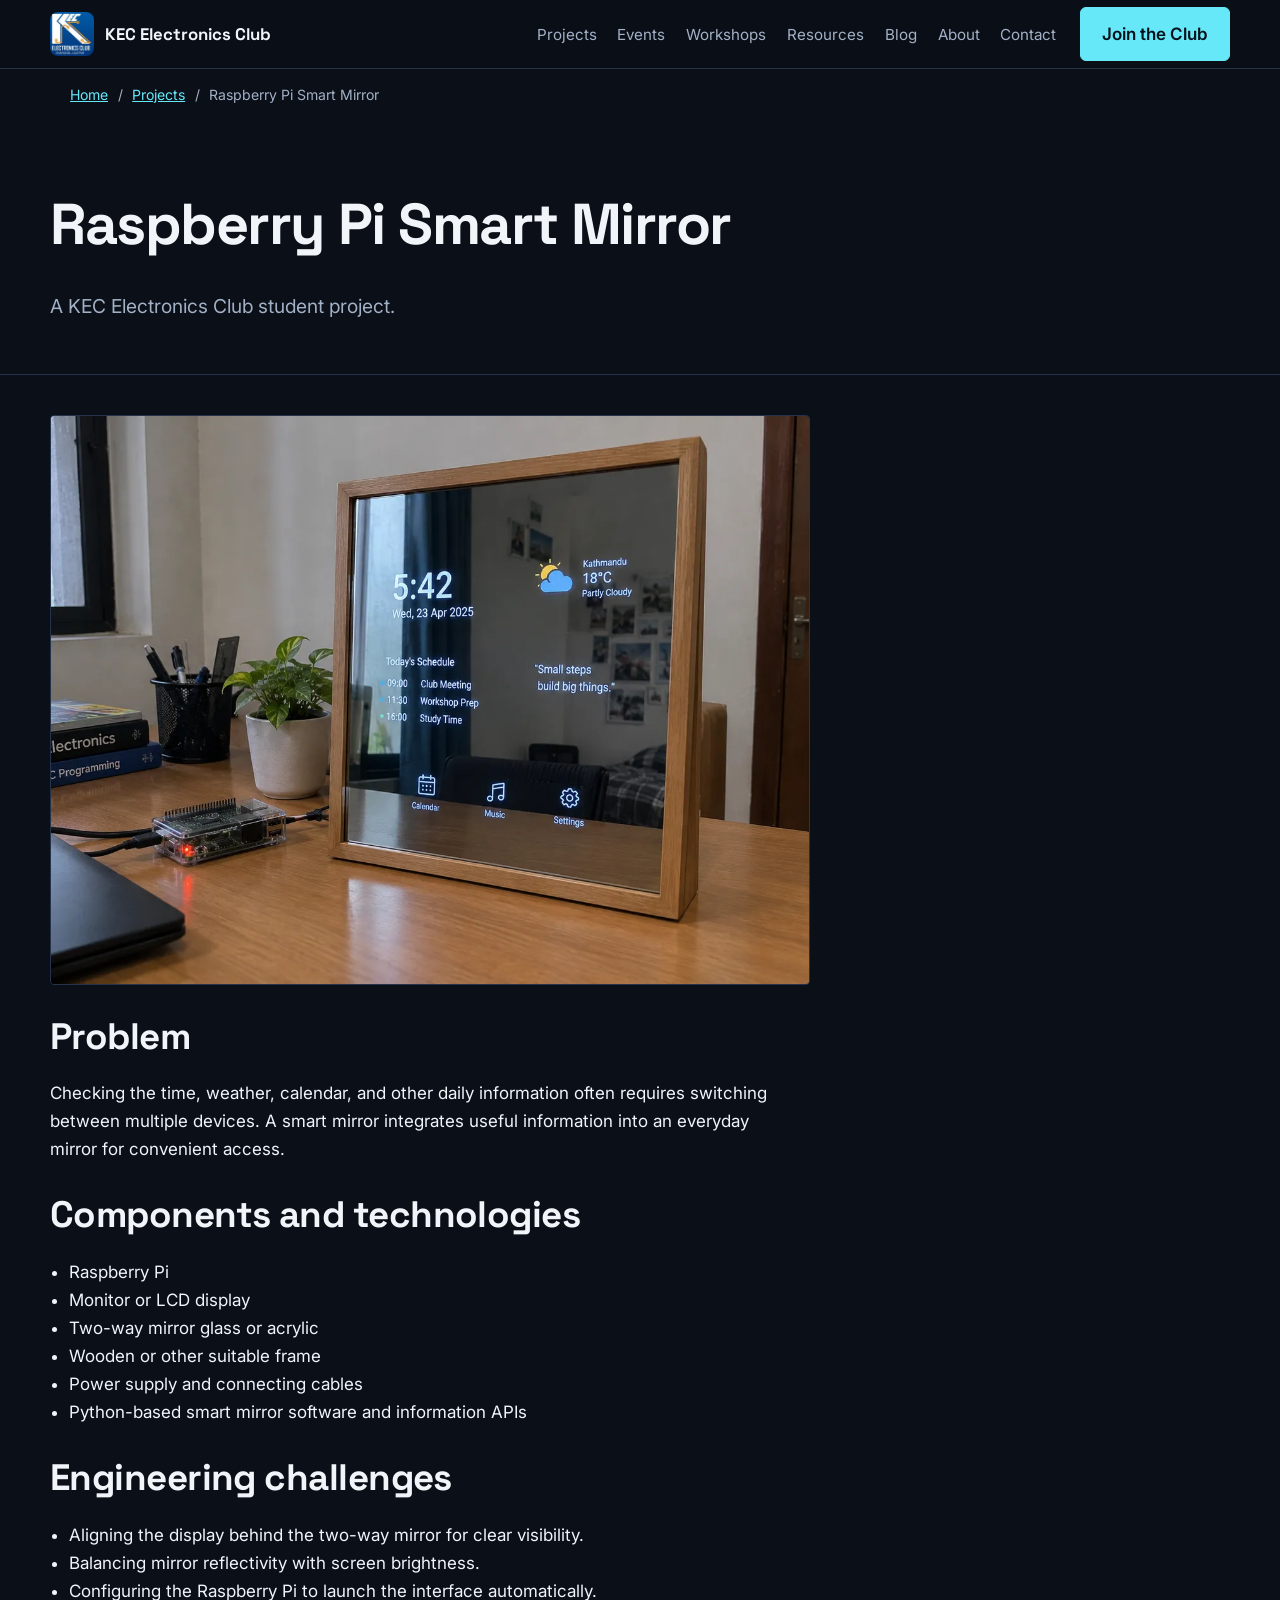
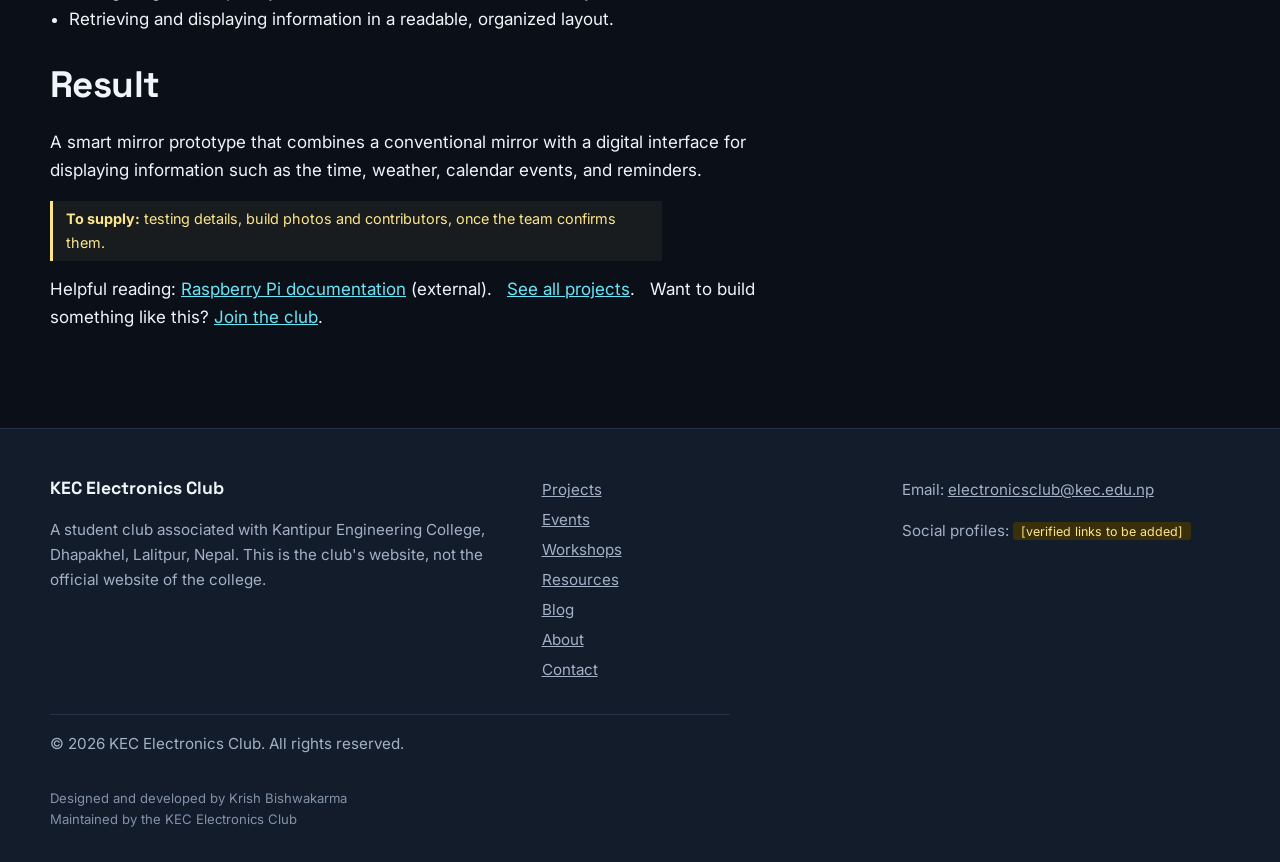
<file: projects/raspberry-pi-smart-mirror/index.html>
<!doctype html>
<html lang="en">
<head>
<meta charset="utf-8">
<meta name="viewport" content="width=device-width, initial-scale=1">
<title>Raspberry Pi Smart Mirror | KEC Electronics Club</title>
<meta name="description" content="A Raspberry Pi smart mirror prototype by KEC Electronics Club students: problem, components, engineering challenges and result.">
<link rel="canonical" href="https://electronicsclubkec.github.io/projects/raspberry-pi-smart-mirror/">
<meta property="og:type" content="website"><meta property="og:site_name" content="KEC Electronics Club">
<meta property="og:title" content="Raspberry Pi Smart Mirror | KEC Electronics Club"><meta property="og:description" content="A Raspberry Pi smart mirror prototype by KEC Electronics Club students: problem, components, engineering challenges and result."><meta property="og:url" content="https://electronicsclubkec.github.io/projects/raspberry-pi-smart-mirror/"><meta property="og:image" content="https://electronicsclubkec.github.io/assets/images/og-image.jpg"><meta property="og:image:alt" content="KEC Electronics Club logo"><meta name="twitter:card" content="summary">
<meta name="theme-color" content="#0A0F18">
<link rel="icon" type="image/png" sizes="32x32" href="../../assets/icons/favicon-32.png"><link rel="icon" type="image/png" sizes="192x192" href="../../assets/icons/favicon-192.png"><link rel="apple-touch-icon" href="../../assets/icons/apple-touch-icon.png">
<link rel="preconnect" href="https://fonts.googleapis.com"><link rel="preconnect" href="https://fonts.gstatic.com" crossorigin>
<link rel="stylesheet" href="https://fonts.googleapis.com/css2?family=Inter:wght@400;500;600&family=Space+Grotesk:wght@500;700&display=swap">
<link rel="stylesheet" href="../../css/style.css">
<script type="application/ld+json">{
 "@context": "https://schema.org",
 "@type": "BreadcrumbList",
 "itemListElement": [
  {
   "@type": "ListItem",
   "position": 1,
   "name": "Home",
   "item": "https://electronicsclubkec.github.io/"
  },
  {
   "@type": "ListItem",
   "position": 2,
   "name": "Projects",
   "item": "https://electronicsclubkec.github.io/projects/"
  },
  {
   "@type": "ListItem",
   "position": 3,
   "name": "Raspberry Pi Smart Mirror",
   "item": "https://electronicsclubkec.github.io/projects/raspberry-pi-smart-mirror/"
  }
 ]
}</script>
</head>
<body>
<a class="skip" href="#main">Skip to content</a>
<header class="site-header"><div class="wrap bar">
<a class="brand" href="../../" aria-label="KEC Electronics Club home"><img class="logo-mark" src="../../assets/images/kec-electronics-club-logo-96.webp" srcset="../../assets/images/kec-electronics-club-logo-96.webp 1x, ../../assets/images/kec-electronics-club-logo-192.webp 2x" width="44" height="44" alt=""><span>KEC Electronics Club</span></a>
<button class="menu-btn" aria-expanded="false" aria-controls="nav">Menu</button>
<nav id="nav" aria-label="Main"><ul><li><a href="../../projects/">Projects</a></li><li><a href="../../events/">Events</a></li><li><a href="../../workshops/">Workshops</a></li><li><a href="../../resources/">Resources</a></li><li><a href="../../blog/">Blog</a></li><li><a href="../../about/">About</a></li><li><a href="../../contact/">Contact</a></li></ul><a class="btn solid" href="../../contact/#join">Join the Club</a></nav>
</div></header>
<main id="main">
<nav class="crumbs" aria-label="Breadcrumb"><ol><li><a href="../../">Home</a></li><li><a href="../../projects/">Projects</a></li><li><span aria-current=page>Raspberry Pi Smart Mirror</span></li></ol></nav><section class="phead"><div class="wrap"><h1>Raspberry Pi Smart Mirror</h1><p class="lead">A KEC Electronics Club student project.</p></div></section><div class="wrap sec-in"><img class="photo land proj-photo" src="../../assets/images/raspberry-pi-smart-mirror-prototype.webp" width="1200" height="900" alt="Wooden-framed smart mirror on a desk showing the time, weather, a daily schedule and Calendar, Music and Settings icons, with a Raspberry Pi beside it" decoding="async" fetchpriority="high"><div class="prose"><h2>Problem</h2><p>Checking the time, weather, calendar, and other daily information often requires switching between multiple devices. A smart mirror integrates useful information into an everyday mirror for convenient access.</p><h2>Components and technologies</h2><ul><li>Raspberry Pi</li><li>Monitor or LCD display</li><li>Two-way mirror glass or acrylic</li><li>Wooden or other suitable frame</li><li>Power supply and connecting cables</li><li>Python-based smart mirror software and information APIs</li></ul><h2>Engineering challenges</h2><ul><li>Aligning the display behind the two-way mirror for clear visibility.</li><li>Balancing mirror reflectivity with screen brightness.</li><li>Configuring the Raspberry Pi to launch the interface automatically.</li><li>Retrieving and displaying information in a readable, organized layout.</li></ul><h2>Result</h2><p>A smart mirror prototype that combines a conventional mirror with a digital interface for displaying information such as the time, weather, calendar events, and reminders.</p>
<p class="note"><strong>To supply:</strong> testing details, build photos and contributors, once the team confirms them.</p><p>Helpful reading: <a href="https://www.raspberrypi.com/documentation/" rel="noopener noreferrer" target="_blank">Raspberry Pi documentation</a> (external). &nbsp; <a href="../">See all projects</a>. &nbsp; Want to build something like this? <a href="../../contact/#join">Join the club</a>.</p></div></div>
</main>
<footer class="site-footer"><div class="wrap fgrid">
<div><p class="brand-line">KEC Electronics Club</p><p>A student club associated with Kantipur Engineering College, Dhapakhel, Lalitpur, Nepal. This is the club's website, not the official website of the college.</p></div>
<nav aria-label="Footer"><ul><li><a href="../../projects/">Projects</a></li><li><a href="../../events/">Events</a></li><li><a href="../../workshops/">Workshops</a></li><li><a href="../../resources/">Resources</a></li><li><a href="../../blog/">Blog</a></li><li><a href="../../about/">About</a></li><li><a href="../../contact/">Contact</a></li></ul></nav>
<div><p>Email: <a href="mailto:electronicsclub@kec.edu.np">electronicsclub@kec.edu.np</a></p><p>Social profiles: <span class="ph-inline">[verified links to be added]</span></p></div>
<p class="copy">&copy; <span id="yr">2026</span> KEC Electronics Club. All rights reserved.</p>
<p class="credit">Designed and developed by Krish Bishwakarma<br>Maintained by the KEC Electronics Club</p>
</div></footer>
<script src="../../js/script.js" defer></script>
</body></html>
</file>
<file: css/style.css>
:root{--bg:#0A0F18;--surf:#121C2B;--cy:#67E8F9;--tx:#F1F5F9;--mut:#A3B1C6;--bd:#243349;--f1:"Space Grotesk",system-ui,sans-serif;--f2:Inter,system-ui,sans-serif}
*{box-sizing:border-box}html{scroll-behavior:smooth}
body{margin:0;background:var(--bg);color:var(--tx);font:400 1.0625rem/1.65 var(--f2)}
h1,h2,h3{font-family:var(--f1);line-height:1.1;margin:0 0 .6em;font-weight:700}
h1{font-size:clamp(2.4rem,6vw,4.6rem);letter-spacing:-.025em}h2{font-size:clamp(1.6rem,3vw,2.3rem);letter-spacing:-.015em}h3{font-size:1.2rem}
a{color:var(--cy)}p{margin:0 0 1em;max-width:68ch}
.wrap{width:min(1180px,100% - 2.5rem);margin-inline:auto}
:focus-visible{outline:3px solid var(--cy);outline-offset:3px}
.skip{position:absolute;left:-999px;top:0;background:var(--cy);color:#000;padding:.6rem 1rem;z-index:99}.skip:focus{left:0}
.site-header{position:sticky;top:0;z-index:20;background:rgba(10,15,24,.94);border-bottom:1px solid var(--bd)}
.bar{display:flex;align-items:center;justify-content:space-between;gap:1rem;min-height:68px}
.logo-mark{border-radius:8px;display:block}.brand{display:flex;align-items:center;gap:.7rem;color:var(--tx);text-decoration:none;font:700 1.05rem var(--f1)}
nav ul{display:flex;gap:1.3rem;list-style:none;margin:0;padding:0}
#nav{display:flex;align-items:center;gap:1.5rem}#nav ul a{color:var(--mut);text-decoration:none;font-size:.95rem}#nav ul a:hover,#nav ul a[aria-current]{color:var(--tx)}
#nav ul a[aria-current]{border-bottom:2px solid var(--cy)}
.menu-btn{display:none;background:none;color:var(--tx);border:1px solid var(--bd);border-radius:6px;padding:.5rem .9rem;font:inherit;cursor:pointer}
.btn{display:inline-block;padding:.75rem 1.3rem;border:1.5px solid var(--cy);color:var(--cy);border-radius:6px;text-decoration:none;font-weight:600;transition:background .15s,color .15s}
.btn:hover{background:rgba(103,232,249,.12)}.btn.solid{background:var(--cy);color:#06121A}.btn.solid:hover{background:#9af0fb}
.cta{display:flex;flex-wrap:wrap;gap:.8rem;margin-top:1.6rem}
.hero{padding:clamp(3rem,8vw,6.5rem) 0;border-bottom:1px solid var(--bd);background-image:linear-gradient(var(--bd) 1px,transparent 1px),linear-gradient(90deg,var(--bd) 1px,transparent 1px);background-size:56px 56px;background-position:-1px -1px}
.hero{position:relative}.hero::before{content:"";position:absolute;inset:0;background:radial-gradient(ellipse at 30% 40%,rgba(10,15,24,.92) 40%,rgba(10,15,24,.7))}
.hgrid{position:relative;display:grid;grid-template-columns:1.25fr 1fr;gap:3rem;align-items:center}
.kicker{color:var(--cy);font-weight:500;font-size:.95rem}.lead{font-size:1.2rem;color:var(--mut)}
.hvisual{position:relative}.trace{position:absolute;inset:-12% -8% auto auto;width:115%;z-index:0;fill:none;stroke:var(--cy);stroke-width:1.5;opacity:.55}
.trace circle{fill:var(--bg)}.trace path{stroke-dasharray:1400;stroke-dashoffset:1400;animation:draw 3.2s ease-out .2s forwards}
@keyframes draw{to{stroke-dashoffset:0}}
.ph{position:relative;margin:0;display:grid;place-content:center;gap:.5rem;text-align:center;padding:1.5rem;min-height:220px;background:var(--surf);border:1.5px dashed #3b5170;border-radius:4px;color:var(--mut);font-size:.9rem;aspect-ratio:4/3}
.hero-img{position:relative;z-index:1;display:block;width:100%;height:auto;border:1px solid var(--bd);border-radius:4px}.ph.hero-ph{aspect-ratio:5/4;z-index:1}.ph.tall{aspect-ratio:3/4}
.tag,.ph-inline{background:#3a2f0b;color:#FDE68A;font-size:.78rem;padding:.1rem .5rem;border-radius:3px;justify-self:center}
.note{font-size:.9rem;color:#FDE68A;border-left:3px solid #FDE68A;padding:.4rem .8rem;background:rgba(253,230,138,.06)}
.band,.sec,.join{padding:clamp(3rem,7vw,5.5rem) 0}.alt,.band{background:var(--surf);border-block:1px solid var(--bd)}
.two{display:grid;grid-template-columns:1fr 2fr;gap:3rem}
.shead{display:flex;justify-content:space-between;align-items:baseline;gap:1rem}
.more{font-weight:600}
.cases{display:grid;grid-template-columns:repeat(6,1fr);gap:1.5rem;margin:1.5rem 0}
.case{grid-column:span 3;display:flex;flex-direction:column;gap:1rem}.case.big{grid-column:span 6;flex-direction:row;align-items:stretch}.case.big>.ph{flex:1.3}.case.big>div{flex:1;align-self:center}
.case dl{margin:0}.case dt{color:var(--cy);font:500 .9rem var(--f1);margin-top:.8rem}.case dd{margin:0;color:var(--mut)}
.empty{border:1px solid var(--bd);border-left:3px solid var(--cy);padding:1.5rem;background:var(--surf);margin:1rem 0 2rem}
.join{background:linear-gradient(90deg,var(--surf),var(--bg));border-top:1px solid var(--bd)}
.phead{padding:clamp(2.5rem,6vw,4.5rem) 0 2rem;border-bottom:1px solid var(--bd)}.phead h1{font-size:clamp(2.2rem,5vw,3.6rem)}.sec-in{padding:2.5rem 0 5rem}
.crumbs ol{display:flex;gap:.6rem;list-style:none;padding:.9rem 1.25rem;margin:0 auto;width:min(1180px,100%);font-size:.88rem;color:var(--mut)}.crumbs li+li::before{content:"/";margin-right:.6rem}
.filters{display:flex;flex-wrap:wrap;gap:.5rem;margin-bottom:1.5rem}.chip{background:none;color:var(--tx);border:1px solid var(--bd);border-radius:999px;padding:.4rem 1rem;font:inherit;font-size:.9rem;cursor:pointer}.chip.on{background:var(--cy);color:#06121A;border-color:var(--cy)}
.reslist{list-style:none;margin:0 0 2rem;padding:0;display:grid;grid-template-columns:repeat(auto-fill,minmax(280px,1fr));gap:1.2rem}
.res{padding:1.2rem;border:1px solid var(--bd);background:var(--surf)}.res[hidden]{display:none}.res h3{margin:0}.cat{color:var(--cy);font-size:.85rem;margin:.3rem 0}
.site-footer{border-top:1px solid var(--bd);background:var(--surf);padding:3rem 0 2rem;color:var(--mut);font-size:.95rem}
.fgrid{display:grid;grid-template-columns:1.4fr 1fr 1fr;gap:2rem}.fgrid>*{min-width:0}.fgrid ul{list-style:none;margin:0;padding:0;display:flex;flex-direction:column;gap:.3rem}.fgrid a{color:var(--mut)}.brand-line{color:var(--tx);font:700 1.1rem var(--f1)}.copy{grid-column:1/-1;border-top:1px solid var(--bd);padding-top:1rem;margin:0}

.prose ul{padding-left:1.2rem;max-width:68ch}.prose h2{margin-top:2rem}.proj-photo{max-width:760px;margin-bottom:2rem}.case h3 a{color:var(--tx);text-decoration:none}.case h3 a:hover{color:var(--cy)}.photo{display:block;width:100%;height:auto;object-fit:cover;border:1px solid var(--bd);border-radius:4px}.photo.land{aspect-ratio:4/3}.photo.l32{aspect-ratio:3/2}.photo.wide{aspect-ratio:16/9}.photo.port{aspect-ratio:4/5}
.wcard{display:grid;grid-template-columns:1.15fr 1fr;gap:2.5rem;padding:2rem 0;border-bottom:1px solid var(--bd);align-items:start}.imgs{display:grid;gap:.75rem}
.meta{color:var(--cy);font:500 .92rem var(--f1)}.ecards{display:grid;grid-template-columns:repeat(2,1fr);gap:2.5rem;margin-top:1rem}.ecard .photo{margin-bottom:1rem}
.strip{display:grid;grid-template-columns:repeat(3,1fr);gap:1.2rem;margin:1.5rem 0}.tile{color:var(--tx);text-decoration:none}.tile img{display:block;width:100%;aspect-ratio:1/1;object-fit:cover;border:1px solid var(--bd);border-radius:4px}.tile span{display:block;margin-top:.6rem;font:500 1.05rem var(--f1)}.tile:hover span{color:var(--cy)}
@media(max-width:860px){.wcard,.ecards,.strip{grid-template-columns:1fr}.hgrid,.two,.fgrid{grid-template-columns:1fr}.case,.case.big{grid-column:span 6;flex-direction:column}
.menu-btn{display:block}#nav{display:none;position:absolute;top:68px;left:0;right:0;background:var(--bg);border-bottom:1px solid var(--bd);flex-direction:column;align-items:stretch;padding:1rem 1.25rem 1.5rem}
#nav.open{display:flex}#nav ul{flex-direction:column;gap:0}#nav ul a{display:block;padding:.8rem 0;font-size:1.05rem}.trace{display:none}}
@media(prefers-reduced-motion:reduce){html{scroll-behavior:auto}.trace path{animation:none;stroke-dashoffset:0}*{transition:none!important}}
.site-footer .credit{grid-column:1/-1;margin:0;font-size:.82rem;line-height:1.6;color:#8393AA}
</file>
